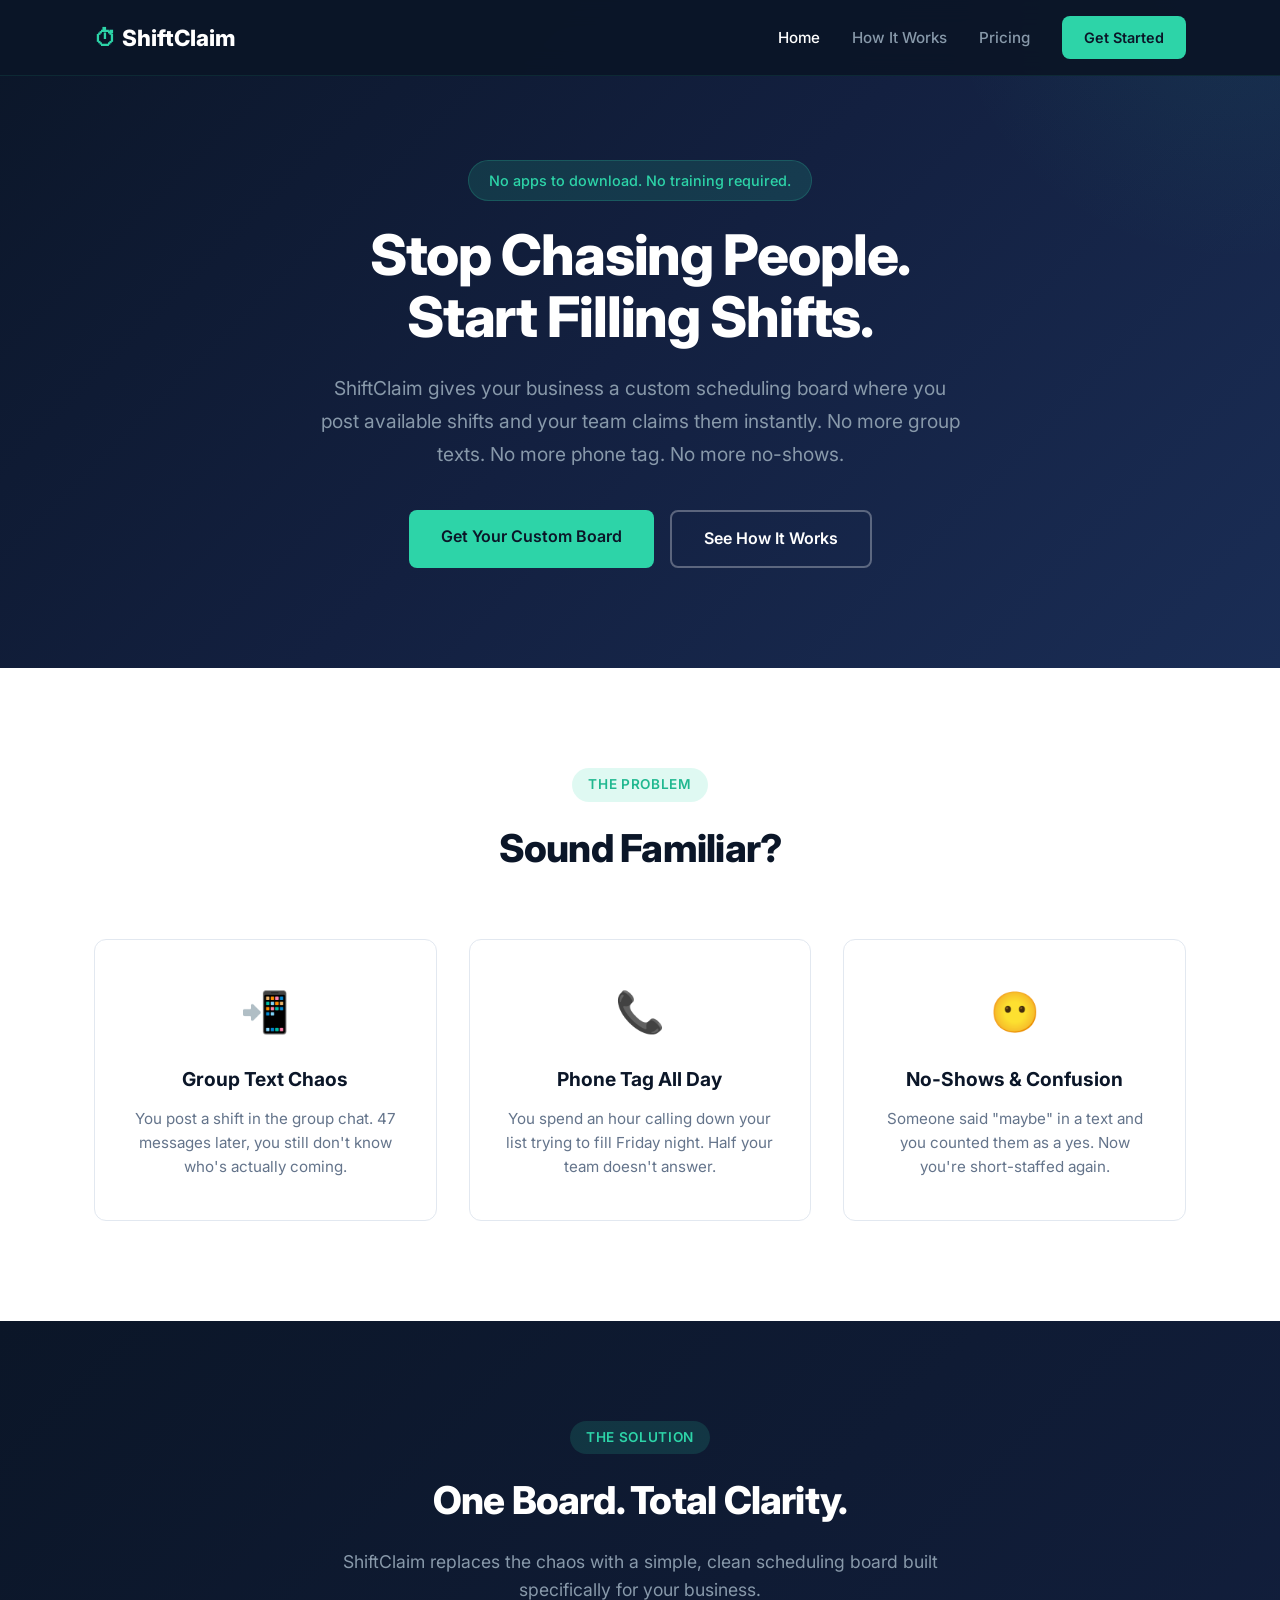
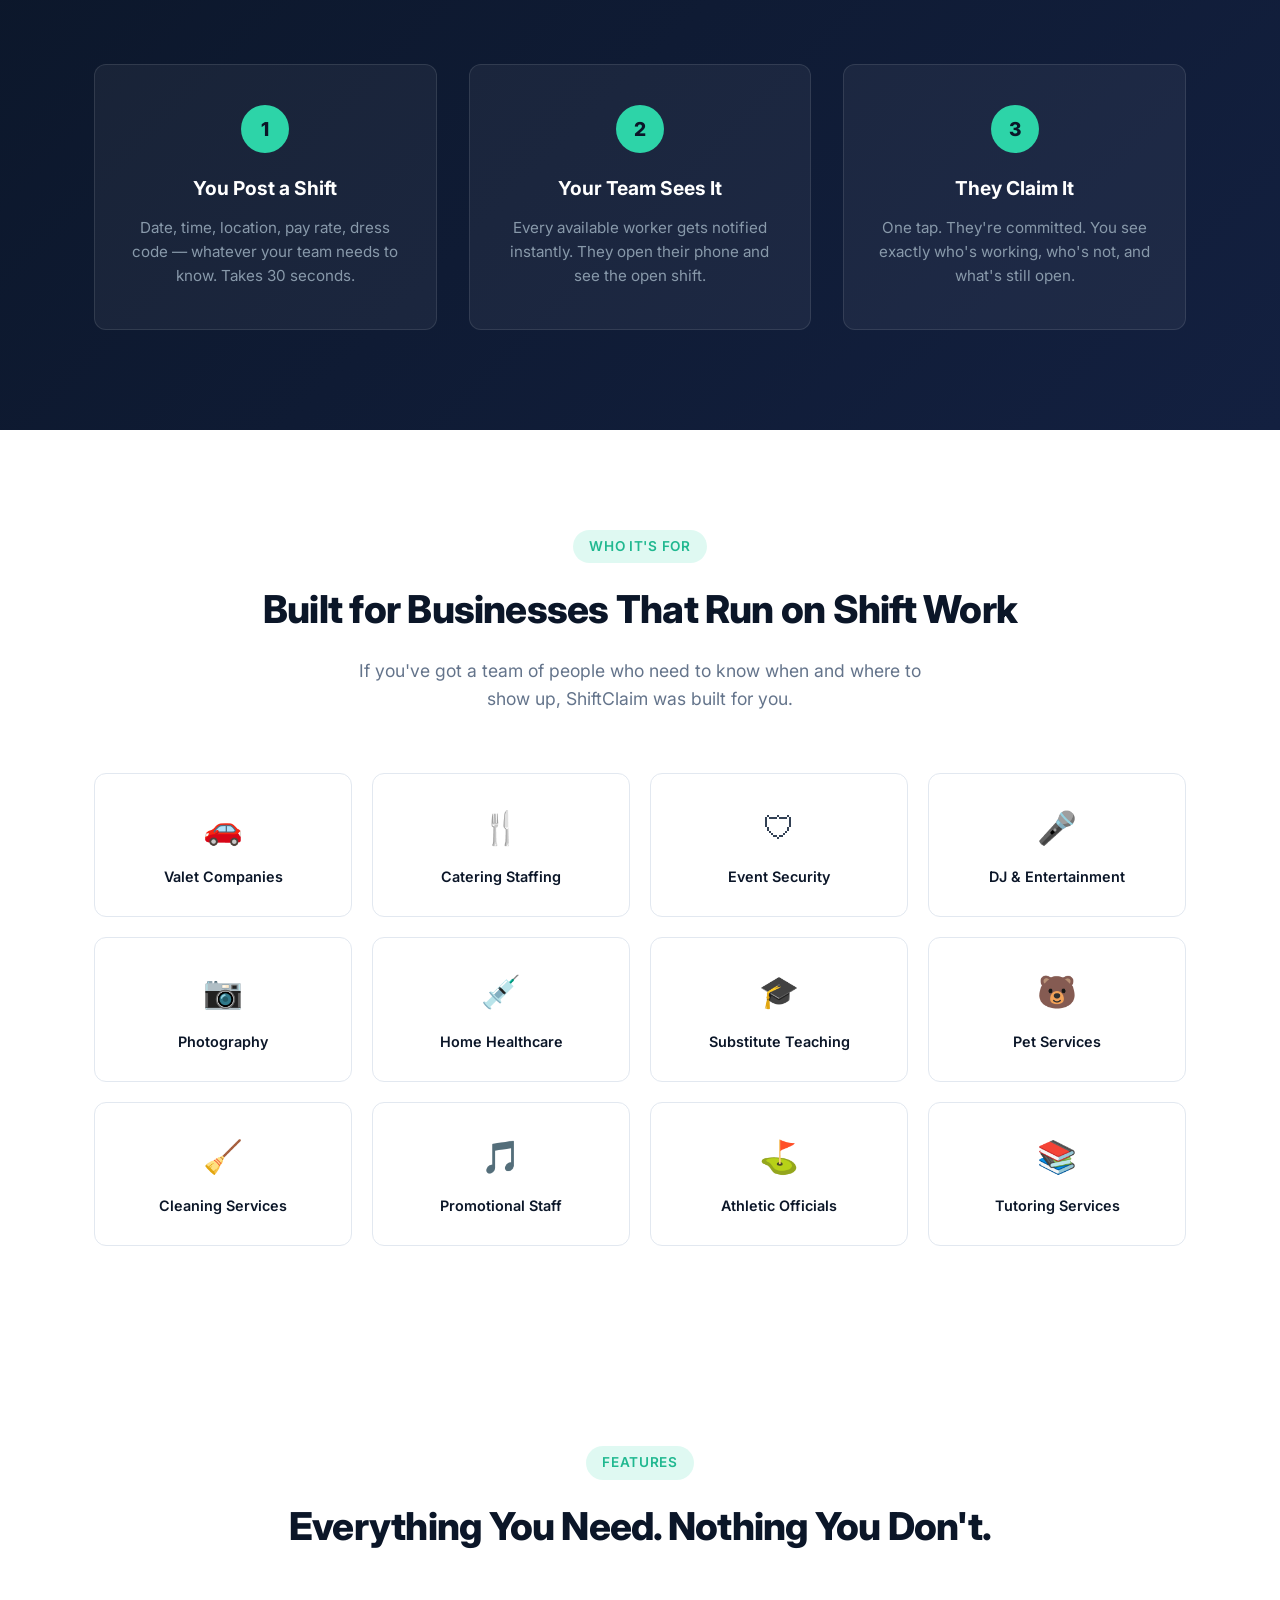
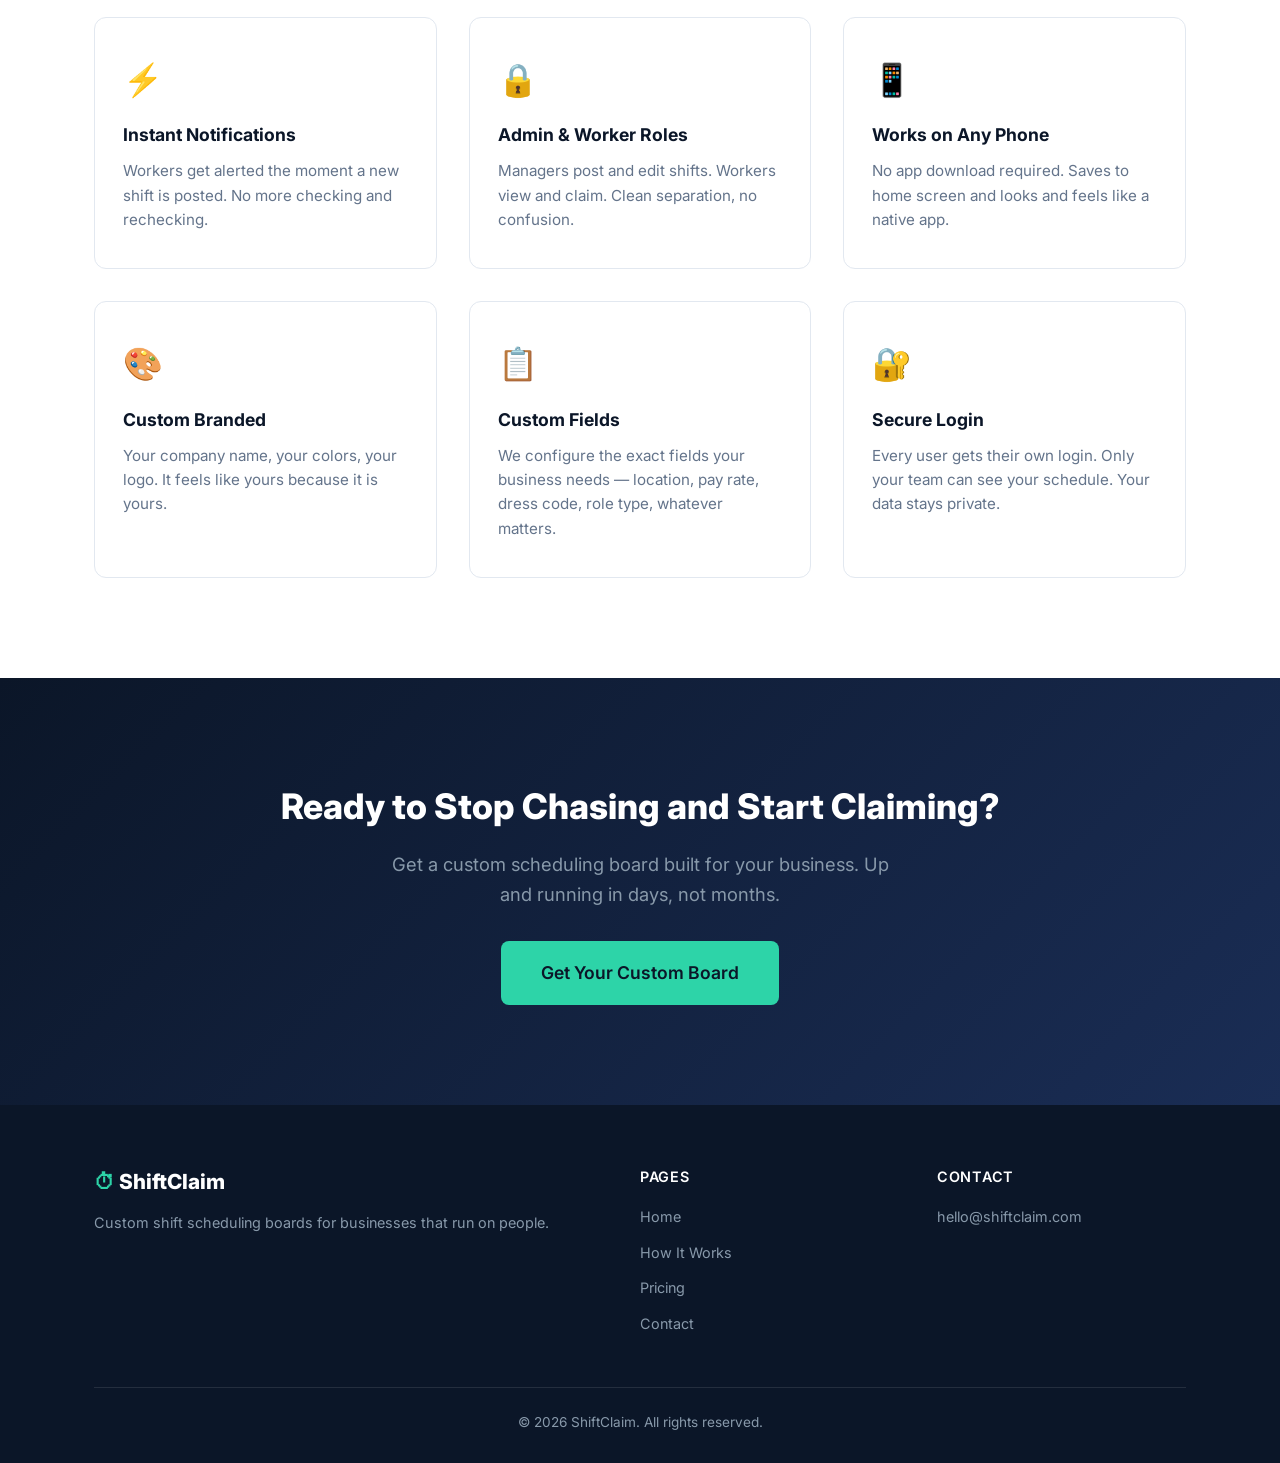
<file: index.html>
<!DOCTYPE html>
<html lang="en">
<head>
    <meta charset="UTF-8">
    <meta name="viewport" content="width=device-width, initial-scale=1.0">
    <title>ShiftClaim &mdash; Custom Shift Scheduling for Your Business</title>
    <meta name="description" content="ShiftClaim gives your business a custom scheduling board where you post available shifts and your team claims them instantly. No more group texts. No more phone tag.">
    <link rel="stylesheet" href="styles.css">
    <link rel="preconnect" href="https://fonts.googleapis.com">
    <link href="https://fonts.googleapis.com/css2?family=Inter:wght@400;500;600;700;800&display=swap" rel="stylesheet">
</head>
<body>

    <!-- Navigation -->
    <nav class="navbar">
        <div class="container nav-container">
            <a href="index.html" class="logo">
                <span class="logo-icon">&#9201;</span> ShiftClaim
            </a>
            <button class="mobile-toggle" aria-label="Toggle menu">
                <span></span><span></span><span></span>
            </button>
            <ul class="nav-links">
                <li><a href="index.html" class="active">Home</a></li>
                <li><a href="how-it-works.html">How It Works</a></li>
                <li><a href="pricing.html">Pricing</a></li>
                <li><a href="contact.html" class="btn btn-nav">Get Started</a></li>
            </ul>
        </div>
    </nav>

    <!-- Hero Section -->
    <header class="hero">
        <div class="container hero-content">
            <p class="hero-badge">No apps to download. No training required.</p>
            <h1>Stop Chasing People.<br>Start Filling Shifts.</h1>
            <p class="hero-subtitle">ShiftClaim gives your business a custom scheduling board where you post available shifts and your team claims them instantly. No more group texts. No more phone tag. No more no-shows.</p>
            <div class="hero-buttons">
                <a href="contact.html" class="btn btn-primary">Get Your Custom Board</a>
                <a href="how-it-works.html" class="btn btn-outline">See How It Works</a>
            </div>
        </div>
    </header>

    <!-- Problem Section -->
    <section class="section problem-section">
        <div class="container">
            <div class="section-header fade-in">
                <p class="section-label">The Problem</p>
                <h2>Sound Familiar?</h2>
            </div>
            <div class="problem-grid fade-in">
                <div class="problem-card">
                    <div class="problem-icon">&#128242;</div>
                    <h3>Group Text Chaos</h3>
                    <p>You post a shift in the group chat. 47 messages later, you still don't know who's actually coming.</p>
                </div>
                <div class="problem-card">
                    <div class="problem-icon">&#128222;</div>
                    <h3>Phone Tag All Day</h3>
                    <p>You spend an hour calling down your list trying to fill Friday night. Half your team doesn't answer.</p>
                </div>
                <div class="problem-card">
                    <div class="problem-icon">&#128566;</div>
                    <h3>No-Shows & Confusion</h3>
                    <p>Someone said "maybe" in a text and you counted them as a yes. Now you're short-staffed again.</p>
                </div>
            </div>
        </div>
    </section>

    <!-- Solution Section -->
    <section class="section solution-section">
        <div class="container">
            <div class="section-header fade-in">
                <p class="section-label">The Solution</p>
                <h2>One Board. Total Clarity.</h2>
                <p class="section-subtitle">ShiftClaim replaces the chaos with a simple, clean scheduling board built specifically for your business.</p>
            </div>
            <div class="solution-grid fade-in">
                <div class="solution-card">
                    <div class="solution-number">1</div>
                    <h3>You Post a Shift</h3>
                    <p>Date, time, location, pay rate, dress code &mdash; whatever your team needs to know. Takes 30 seconds.</p>
                </div>
                <div class="solution-card">
                    <div class="solution-number">2</div>
                    <h3>Your Team Sees It</h3>
                    <p>Every available worker gets notified instantly. They open their phone and see the open shift.</p>
                </div>
                <div class="solution-card">
                    <div class="solution-number">3</div>
                    <h3>They Claim It</h3>
                    <p>One tap. They're committed. You see exactly who's working, who's not, and what's still open.</p>
                </div>
            </div>
        </div>
    </section>

    <!-- Industries Section -->
    <section class="section industries-section">
        <div class="container">
            <div class="section-header fade-in">
                <p class="section-label">Who It's For</p>
                <h2>Built for Businesses That Run on Shift Work</h2>
                <p class="section-subtitle">If you've got a team of people who need to know when and where to show up, ShiftClaim was built for you.</p>
            </div>
            <div class="industries-grid fade-in">
                <div class="industry-card">
                    <span class="industry-icon">&#128663;</span>
                    <h4>Valet Companies</h4>
                </div>
                <div class="industry-card">
                    <span class="industry-icon">&#127860;</span>
                    <h4>Catering Staffing</h4>
                </div>
                <div class="industry-card">
                    <span class="industry-icon">&#128737;</span>
                    <h4>Event Security</h4>
                </div>
                <div class="industry-card">
                    <span class="industry-icon">&#127908;</span>
                    <h4>DJ &amp; Entertainment</h4>
                </div>
                <div class="industry-card">
                    <span class="industry-icon">&#128247;</span>
                    <h4>Photography</h4>
                </div>
                <div class="industry-card">
                    <span class="industry-icon">&#128137;</span>
                    <h4>Home Healthcare</h4>
                </div>
                <div class="industry-card">
                    <span class="industry-icon">&#127891;</span>
                    <h4>Substitute Teaching</h4>
                </div>
                <div class="industry-card">
                    <span class="industry-icon">&#128059;</span>
                    <h4>Pet Services</h4>
                </div>
                <div class="industry-card">
                    <span class="industry-icon">&#129529;</span>
                    <h4>Cleaning Services</h4>
                </div>
                <div class="industry-card">
                    <span class="industry-icon">&#127925;</span>
                    <h4>Promotional Staff</h4>
                </div>
                <div class="industry-card">
                    <span class="industry-icon">&#9971;</span>
                    <h4>Athletic Officials</h4>
                </div>
                <div class="industry-card">
                    <span class="industry-icon">&#128218;</span>
                    <h4>Tutoring Services</h4>
                </div>
            </div>
        </div>
    </section>

    <!-- Features Section -->
    <section class="section features-section">
        <div class="container">
            <div class="section-header fade-in">
                <p class="section-label">Features</p>
                <h2>Everything You Need. Nothing You Don't.</h2>
            </div>
            <div class="features-grid fade-in">
                <div class="feature-card">
                    <div class="feature-icon">&#9889;</div>
                    <h3>Instant Notifications</h3>
                    <p>Workers get alerted the moment a new shift is posted. No more checking and rechecking.</p>
                </div>
                <div class="feature-card">
                    <div class="feature-icon">&#128274;</div>
                    <h3>Admin &amp; Worker Roles</h3>
                    <p>Managers post and edit shifts. Workers view and claim. Clean separation, no confusion.</p>
                </div>
                <div class="feature-card">
                    <div class="feature-icon">&#128241;</div>
                    <h3>Works on Any Phone</h3>
                    <p>No app download required. Saves to home screen and looks and feels like a native app.</p>
                </div>
                <div class="feature-card">
                    <div class="feature-icon">&#127912;</div>
                    <h3>Custom Branded</h3>
                    <p>Your company name, your colors, your logo. It feels like yours because it is yours.</p>
                </div>
                <div class="feature-card">
                    <div class="feature-icon">&#128203;</div>
                    <h3>Custom Fields</h3>
                    <p>We configure the exact fields your business needs &mdash; location, pay rate, dress code, role type, whatever matters.</p>
                </div>
                <div class="feature-card">
                    <div class="feature-icon">&#128272;</div>
                    <h3>Secure Login</h3>
                    <p>Every user gets their own login. Only your team can see your schedule. Your data stays private.</p>
                </div>
            </div>
        </div>
    </section>

    <!-- CTA Section -->
    <section class="section cta-section">
        <div class="container">
            <div class="cta-content fade-in">
                <h2>Ready to Stop Chasing and Start Claiming?</h2>
                <p>Get a custom scheduling board built for your business. Up and running in days, not months.</p>
                <a href="contact.html" class="btn btn-primary btn-large">Get Your Custom Board</a>
            </div>
        </div>
    </section>

    <!-- Footer -->
    <footer class="footer">
        <div class="container">
            <div class="footer-content">
                <div class="footer-brand">
                    <span class="logo-icon">&#9201;</span> ShiftClaim
                    <p class="footer-tagline">Custom shift scheduling boards for businesses that run on people.</p>
                </div>
                <div class="footer-links">
                    <h4>Pages</h4>
                    <ul>
                        <li><a href="index.html">Home</a></li>
                        <li><a href="how-it-works.html">How It Works</a></li>
                        <li><a href="pricing.html">Pricing</a></li>
                        <li><a href="contact.html">Contact</a></li>
                    </ul>
                </div>
                <div class="footer-links">
                    <h4>Contact</h4>
                    <ul>
                        <li><a href="mailto:hello@shiftclaim.com">hello@shiftclaim.com</a></li>
                    </ul>
                </div>
            </div>
            <div class="footer-bottom">
                <p>&copy; 2026 ShiftClaim. All rights reserved.</p>
            </div>
        </div>
    </footer>

    <script src="script.js"></script>
</body>
</html>
</file>
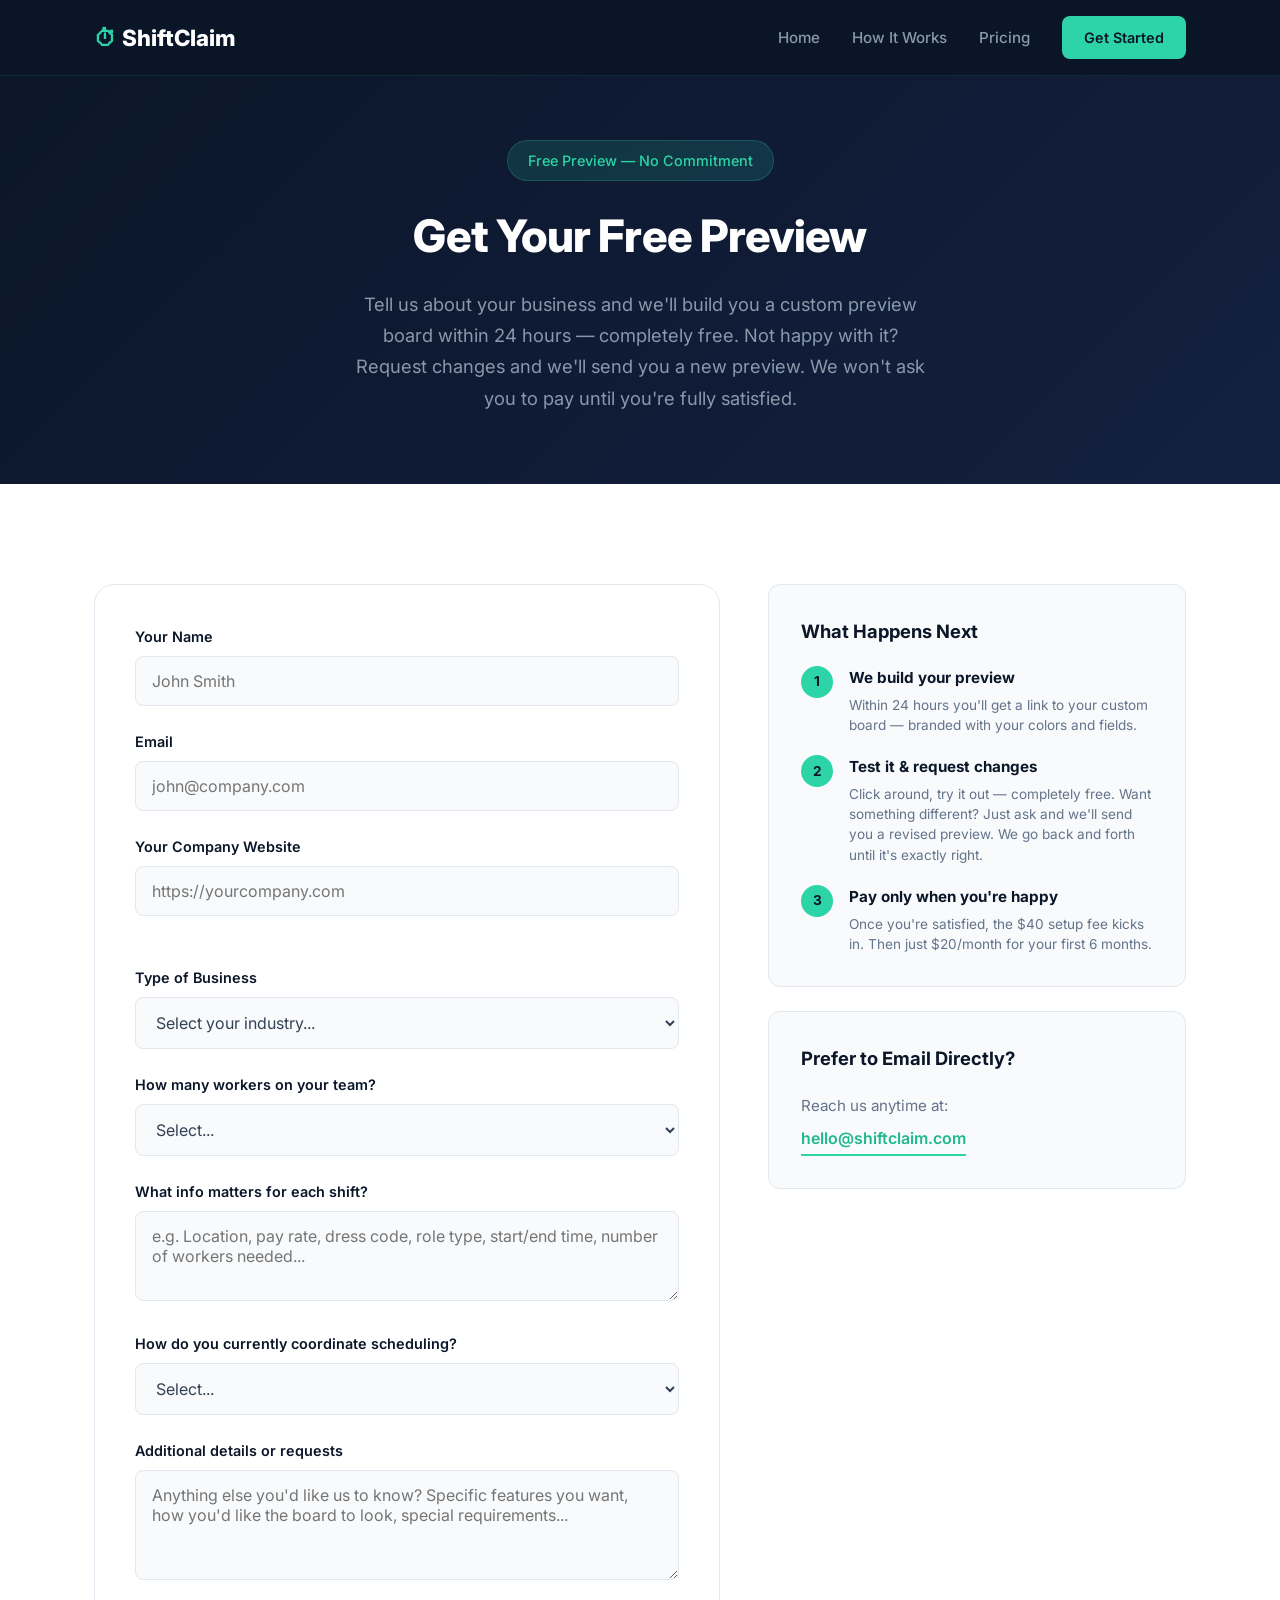
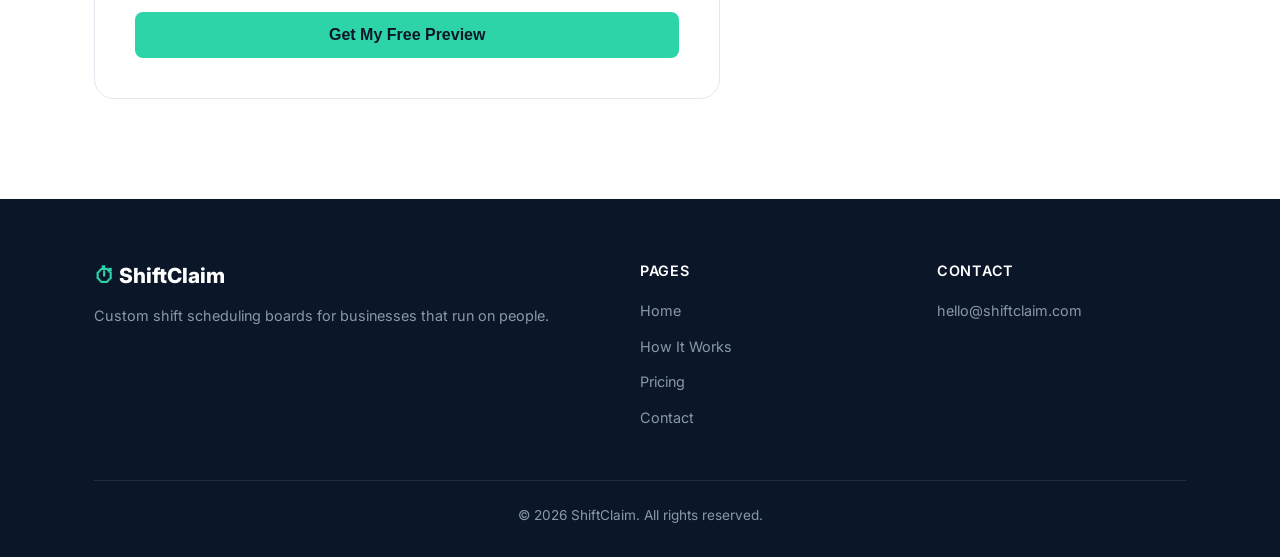
<file: contact.html>
<!DOCTYPE html>
<html lang="en">
<head>
    <meta charset="UTF-8">
    <meta name="viewport" content="width=device-width, initial-scale=1.0">
    <title>Get Started — ShiftClaim</title>
    <meta name="description" content="Fill out this form and get a free preview of your custom ShiftClaim scheduling board within 24 hours. No payment required until you approve.">
    <link rel="stylesheet" href="styles.css">
    <link rel="preconnect" href="https://fonts.googleapis.com">
    <link href="https://fonts.googleapis.com/css2?family=Inter:wght@400;500;600;700;800&display=swap" rel="stylesheet">
</head>
<body>

    <!-- Navigation -->
    <nav class="navbar">
        <div class="container nav-container">
            <a href="index.html" class="logo">
                <span class="logo-icon">&#9201;</span> ShiftClaim
            </a>
            <button class="mobile-toggle" aria-label="Toggle menu">
                <span></span><span></span><span></span>
            </button>
            <ul class="nav-links">
                <li><a href="index.html">Home</a></li>
                <li><a href="how-it-works.html">How It Works</a></li>
                <li><a href="pricing.html">Pricing</a></li>
                <li><a href="contact.html" class="btn btn-nav active">Get Started</a></li>
            </ul>
        </div>
    </nav>

    <!-- Page Hero -->
    <header class="page-hero">
        <div class="container">
            <p class="hero-badge">Free Preview &mdash; No Commitment</p>
            <h1>Get Your Free Preview</h1>
            <p class="hero-subtitle">Tell us about your business and we'll build you a custom preview board within 24 hours &mdash; completely free. Not happy with it? Request changes and we'll send you a new preview. We won't ask you to pay until you're fully satisfied.</p>
        </div>
    </header>

    <!-- Contact Section -->
    <section class="section">
        <div class="container">
            <div class="contact-grid fade-in">

                <!-- Contact Form -->
                <div class="contact-form-wrapper">
                    <form action="https://formspree.io/f/YOUR_FORM_ID" method="POST" class="contact-form">
                        <div class="form-group">
                            <label for="name">Your Name</label>
                            <input type="text" id="name" name="name" required placeholder="John Smith">
                        </div>
                        <div class="form-group">
                            <label for="email">Email</label>
                            <input type="email" id="email" name="email" required placeholder="john@company.com">
                        </div>
                        <div class="form-group">
                            <label for="website">Your Company Website</label>
                            <input type="url" id="website" name="website" placeholder="https://yourcompany.com">
                            <small style="color: rgba(255,255,255,0.5); font-size: 0.8rem;">We use this to match your brand colors and style.</small>
                        </div>
                        <div class="form-group">
                            <label for="business">Type of Business</label>
                            <select id="business" name="business" required onchange="document.getElementById('other-industry-group').style.display = this.value === 'other' ? 'block' : 'none'">
                                <option value="">Select your industry...</option>
                                <option value="valet">Valet Company</option>
                                <option value="catering">Catering / Event Staffing</option>
                                <option value="security">Event Security</option>
                                <option value="entertainment">DJ / Entertainment</option>
                                <option value="photography">Photography</option>
                                <option value="healthcare">Home Healthcare</option>
                                <option value="cleaning">Cleaning Services</option>
                                <option value="pet-services">Pet Services</option>
                                <option value="tutoring">Tutoring</option>
                                <option value="officials">Athletic Officials</option>
                                <option value="other">Other</option>
                            </select>
                        </div>
                        <div class="form-group" id="other-industry-group" style="display: none;">
                            <label for="other-industry">Please describe your industry</label>
                            <input type="text" id="other-industry" name="other-industry" placeholder="e.g. Landscaping, food truck staffing, film crew...">
                        </div>
                        <div class="form-group">
                            <label for="team-size">How many workers on your team?</label>
                            <select id="team-size" name="team-size">
                                <option value="">Select...</option>
                                <option value="1-10">1 - 10</option>
                                <option value="11-25">11 - 25</option>
                                <option value="26-50">26 - 50</option>
                                <option value="50+">50+</option>
                            </select>
                        </div>
                        <div class="form-group">
                            <label for="required-fields">What info matters for each shift?</label>
                            <textarea id="required-fields" name="required-fields" rows="3" placeholder="e.g. Location, pay rate, dress code, role type, start/end time, number of workers needed..."></textarea>
                        </div>
                        <div class="form-group">
                            <label for="current-method">How do you currently coordinate scheduling?</label>
                            <select id="current-method" name="current-method">
                                <option value="">Select...</option>
                                <option value="group-text">Group texts / messaging apps</option>
                                <option value="phone-calls">Phone calls</option>
                                <option value="email">Email</option>
                                <option value="spreadsheet">Spreadsheets</option>
                                <option value="scheduling-app">Another scheduling app</option>
                                <option value="mixed">A mix of everything</option>
                                <option value="other">Other</option>
                            </select>
                        </div>
                        <div class="form-group">
                            <label for="message">Additional details or requests</label>
                            <textarea id="message" name="message" rows="4" placeholder="Anything else you'd like us to know? Specific features you want, how you'd like the board to look, special requirements..."></textarea>
                        </div>
                        <button type="submit" class="btn btn-primary btn-full">Get My Free Preview</button>
                    </form>
                </div>

                <!-- Sidebar -->
                <div class="contact-sidebar">
                    <div class="sidebar-card">
                        <h3>What Happens Next</h3>
                        <div class="next-steps">
                            <div class="next-step">
                                <div class="next-step-num">1</div>
                                <div>
                                    <strong>We build your preview</strong>
                                    <p>Within 24 hours you'll get a link to your custom board &mdash; branded with your colors and fields.</p>
                                </div>
                            </div>
                            <div class="next-step">
                                <div class="next-step-num">2</div>
                                <div>
                                    <strong>Test it &amp; request changes</strong>
                                    <p>Click around, try it out &mdash; completely free. Want something different? Just ask and we'll send you a revised preview. We go back and forth until it's exactly right.</p>
                                </div>
                            </div>
                            <div class="next-step">
                                <div class="next-step-num">3</div>
                                <div>
                                    <strong>Pay only when you're happy</strong>
                                    <p>Once you're satisfied, the $40 setup fee kicks in. Then just $20/month for your first 6 months.</p>
                                </div>
                            </div>
                        </div>
                    </div>

                    <div class="sidebar-card">
                        <h3>Prefer to Email Directly?</h3>
                        <p>Reach us anytime at:</p>
                        <a href="mailto:hello@shiftclaim.com" class="email-link">hello@shiftclaim.com</a>
                    </div>
                </div>

            </div>
        </div>
    </section>

    <!-- Footer -->
    <footer class="footer">
        <div class="container">
            <div class="footer-content">
                <div class="footer-brand">
                    <span class="logo-icon">&#9201;</span> ShiftClaim
                    <p class="footer-tagline">Custom shift scheduling boards for businesses that run on people.</p>
                </div>
                <div class="footer-links">
                    <h4>Pages</h4>
                    <ul>
                        <li><a href="index.html">Home</a></li>
                        <li><a href="how-it-works.html">How It Works</a></li>
                        <li><a href="pricing.html">Pricing</a></li>
                        <li><a href="contact.html">Contact</a></li>
                    </ul>
                </div>
                <div class="footer-links">
                    <h4>Contact</h4>
                    <ul>
                        <li><a href="mailto:hello@shiftclaim.com">hello@shiftclaim.com</a></li>
                    </ul>
                </div>
            </div>
            <div class="footer-bottom">
                <p>&copy; 2026 ShiftClaim. All rights reserved.</p>
            </div>
        </div>
    </footer>

    <script src="script.js"></script>
</body>
                                </html>
</file>
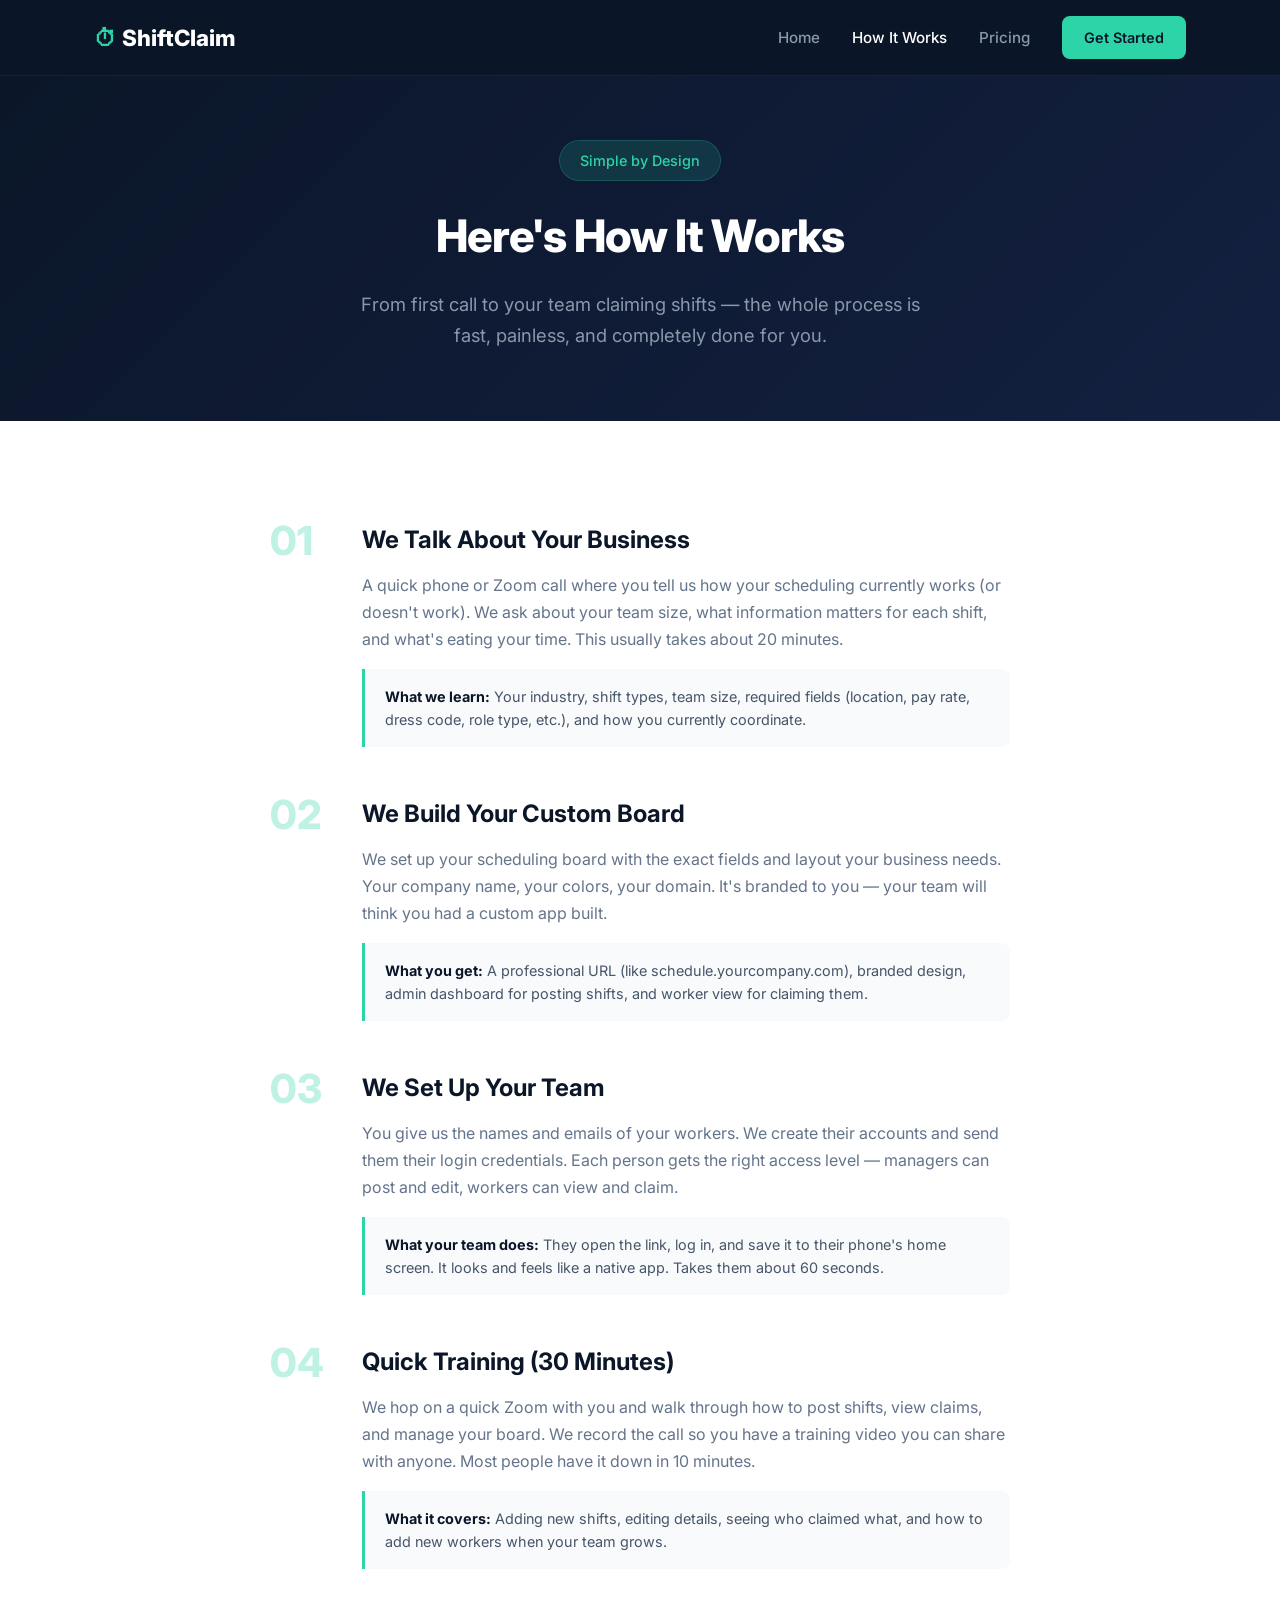
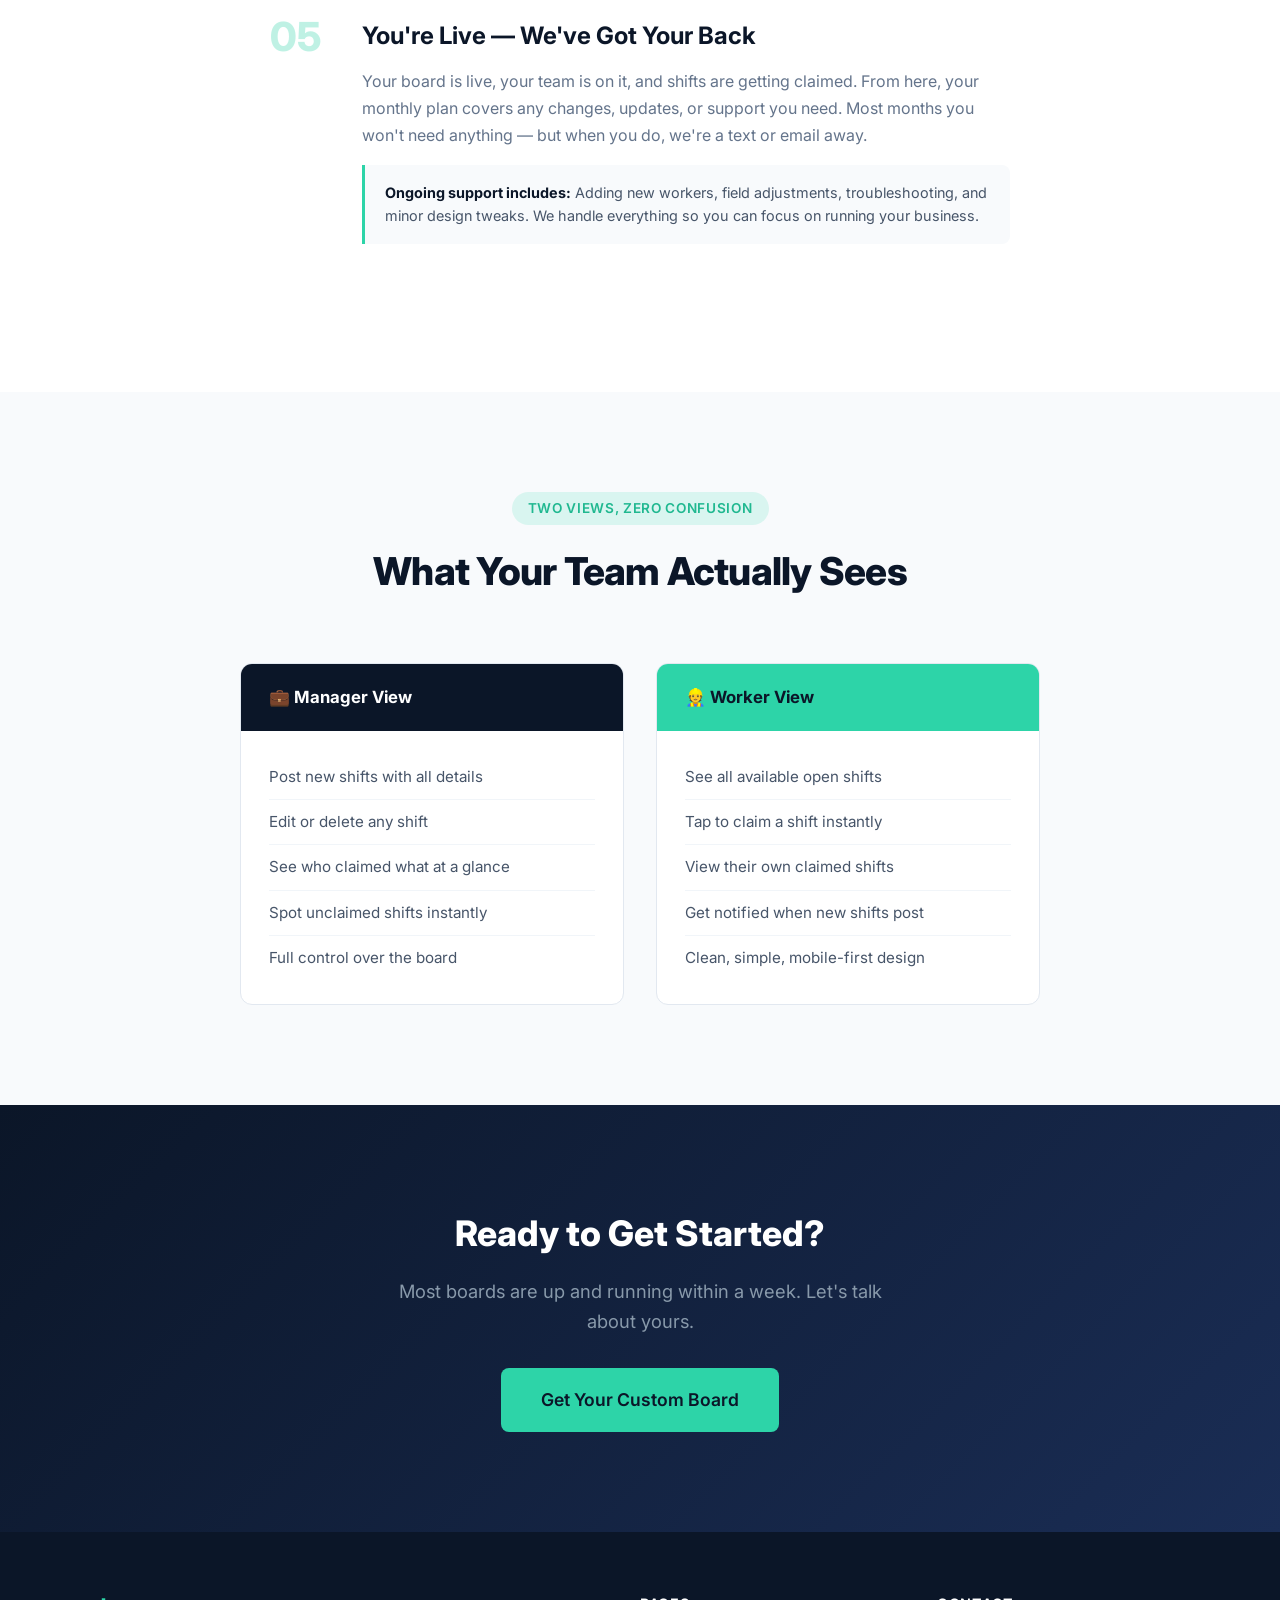
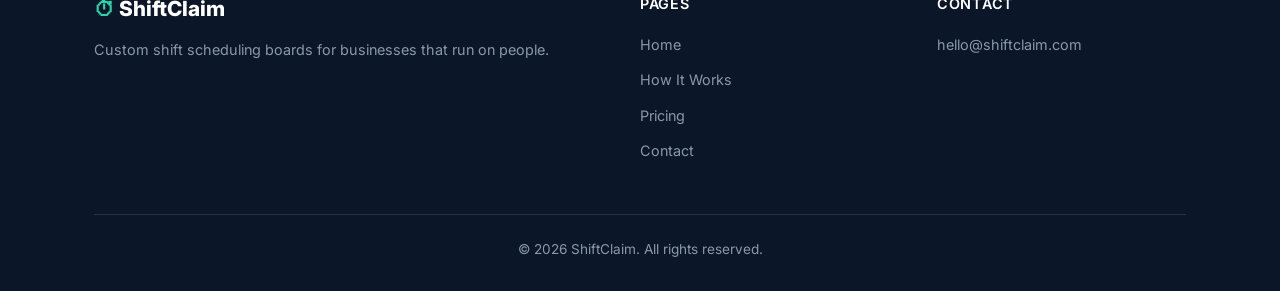
<file: how-it-works.html>
<!DOCTYPE html>
<html lang="en">
<head>
    <meta charset="UTF-8">
    <meta name="viewport" content="width=device-width, initial-scale=1.0">
    <title>How It Works &mdash; ShiftClaim</title>
    <meta name="description" content="See how ShiftClaim works &mdash; from initial setup to your team claiming shifts in real time. Simple, fast, and built for your business.">
    <link rel="stylesheet" href="styles.css">
    <link rel="preconnect" href="https://fonts.googleapis.com">
    <link href="https://fonts.googleapis.com/css2?family=Inter:wght@400;500;600;700;800&display=swap" rel="stylesheet">
</head>
<body>

    <!-- Navigation -->
    <nav class="navbar">
        <div class="container nav-container">
            <a href="index.html" class="logo">
                <span class="logo-icon">&#9201;</span> ShiftClaim
            </a>
            <button class="mobile-toggle" aria-label="Toggle menu">
                <span></span><span></span><span></span>
            </button>
            <ul class="nav-links">
                <li><a href="index.html">Home</a></li>
                <li><a href="how-it-works.html" class="active">How It Works</a></li>
                <li><a href="pricing.html">Pricing</a></li>
                <li><a href="contact.html" class="btn btn-nav">Get Started</a></li>
            </ul>
        </div>
    </nav>

    <!-- Page Hero -->
    <header class="page-hero">
        <div class="container">
            <p class="hero-badge">Simple by Design</p>
            <h1>Here's How It Works</h1>
            <p class="hero-subtitle">From first call to your team claiming shifts &mdash; the whole process is fast, painless, and completely done for you.</p>
        </div>
    </header>

    <!-- Process Steps -->
    <section class="section">
        <div class="container">
            <div class="process-timeline">

                <div class="process-step fade-in">
                    <div class="step-number">01</div>
                    <div class="step-content">
                        <h2>We Talk About Your Business</h2>
                        <p>A quick phone or Zoom call where you tell us how your scheduling currently works (or doesn't work). We ask about your team size, what information matters for each shift, and what's eating your time. This usually takes about 20 minutes.</p>
                        <div class="step-detail">
                            <strong>What we learn:</strong> Your industry, shift types, team size, required fields (location, pay rate, dress code, role type, etc.), and how you currently coordinate.
                        </div>
                    </div>
                </div>

                <div class="process-step fade-in">
                    <div class="step-number">02</div>
                    <div class="step-content">
                        <h2>We Build Your Custom Board</h2>
                        <p>We set up your scheduling board with the exact fields and layout your business needs. Your company name, your colors, your domain. It's branded to you &mdash; your team will think you had a custom app built.</p>
                        <div class="step-detail">
                            <strong>What you get:</strong> A professional URL (like schedule.yourcompany.com), branded design, admin dashboard for posting shifts, and worker view for claiming them.
                        </div>
                    </div>
                </div>

                <div class="process-step fade-in">
                    <div class="step-number">03</div>
                    <div class="step-content">
                        <h2>We Set Up Your Team</h2>
                        <p>You give us the names and emails of your workers. We create their accounts and send them their login credentials. Each person gets the right access level &mdash; managers can post and edit, workers can view and claim.</p>
                        <div class="step-detail">
                            <strong>What your team does:</strong> They open the link, log in, and save it to their phone's home screen. It looks and feels like a native app. Takes them about 60 seconds.
                        </div>
                    </div>
                </div>

                <div class="process-step fade-in">
                    <div class="step-number">04</div>
                    <div class="step-content">
                        <h2>Quick Training (30 Minutes)</h2>
                        <p>We hop on a quick Zoom with you and walk through how to post shifts, view claims, and manage your board. We record the call so you have a training video you can share with anyone. Most people have it down in 10 minutes.</p>
                        <div class="step-detail">
                            <strong>What it covers:</strong> Adding new shifts, editing details, seeing who claimed what, and how to add new workers when your team grows.
                        </div>
                    </div>
                </div>

                <div class="process-step fade-in">
                    <div class="step-number">05</div>
                    <div class="step-content">
                        <h2>You're Live &mdash; We've Got Your Back</h2>
                        <p>Your board is live, your team is on it, and shifts are getting claimed. From here, your monthly plan covers any changes, updates, or support you need. Most months you won't need anything &mdash; but when you do, we're a text or email away.</p>
                        <div class="step-detail">
                            <strong>Ongoing support includes:</strong> Adding new workers, field adjustments, troubleshooting, and minor design tweaks. We handle everything so you can focus on running your business.
                        </div>
                    </div>
                </div>

            </div>
        </div>
    </section>

    <!-- What Your Team Sees -->
    <section class="section alt-bg">
        <div class="container">
            <div class="section-header fade-in">
                <p class="section-label">Two Views, Zero Confusion</p>
                <h2>What Your Team Actually Sees</h2>
            </div>
            <div class="two-col fade-in">
                <div class="view-card">
                    <div class="view-card-header manager">
                        <h3>&#128188; Manager View</h3>
                    </div>
                    <ul class="view-list">
                        <li>Post new shifts with all details</li>
                        <li>Edit or delete any shift</li>
                        <li>See who claimed what at a glance</li>
                        <li>Spot unclaimed shifts instantly</li>
                        <li>Full control over the board</li>
                    </ul>
                </div>
                <div class="view-card">
                    <div class="view-card-header worker">
                        <h3>&#128119; Worker View</h3>
                    </div>
                    <ul class="view-list">
                        <li>See all available open shifts</li>
                        <li>Tap to claim a shift instantly</li>
                        <li>View their own claimed shifts</li>
                        <li>Get notified when new shifts post</li>
                        <li>Clean, simple, mobile-first design</li>
                    </ul>
                </div>
            </div>
        </div>
    </section>

    <!-- CTA -->
    <section class="section cta-section">
        <div class="container">
            <div class="cta-content fade-in">
                <h2>Ready to Get Started?</h2>
                <p>Most boards are up and running within a week. Let's talk about yours.</p>
                <a href="contact.html" class="btn btn-primary btn-large">Get Your Custom Board</a>
            </div>
        </div>
    </section>

    <!-- Footer -->
    <footer class="footer">
        <div class="container">
            <div class="footer-content">
                <div class="footer-brand">
                    <span class="logo-icon">&#9201;</span> ShiftClaim
                    <p class="footer-tagline">Custom shift scheduling boards for businesses that run on people.</p>
                </div>
                <div class="footer-links">
                    <h4>Pages</h4>
                    <ul>
                        <li><a href="index.html">Home</a></li>
                        <li><a href="how-it-works.html">How It Works</a></li>
                        <li><a href="pricing.html">Pricing</a></li>
                        <li><a href="contact.html">Contact</a></li>
                    </ul>
                </div>
                <div class="footer-links">
                    <h4>Contact</h4>
                    <ul>
                        <li><a href="mailto:hello@shiftclaim.com">hello@shiftclaim.com</a></li>
                    </ul>
                </div>
            </div>
            <div class="footer-bottom">
                <p>&copy; 2026 ShiftClaim. All rights reserved.</p>
            </div>
        </div>
    </footer>

    <script src="script.js"></script>
</body>
</html>
</file>
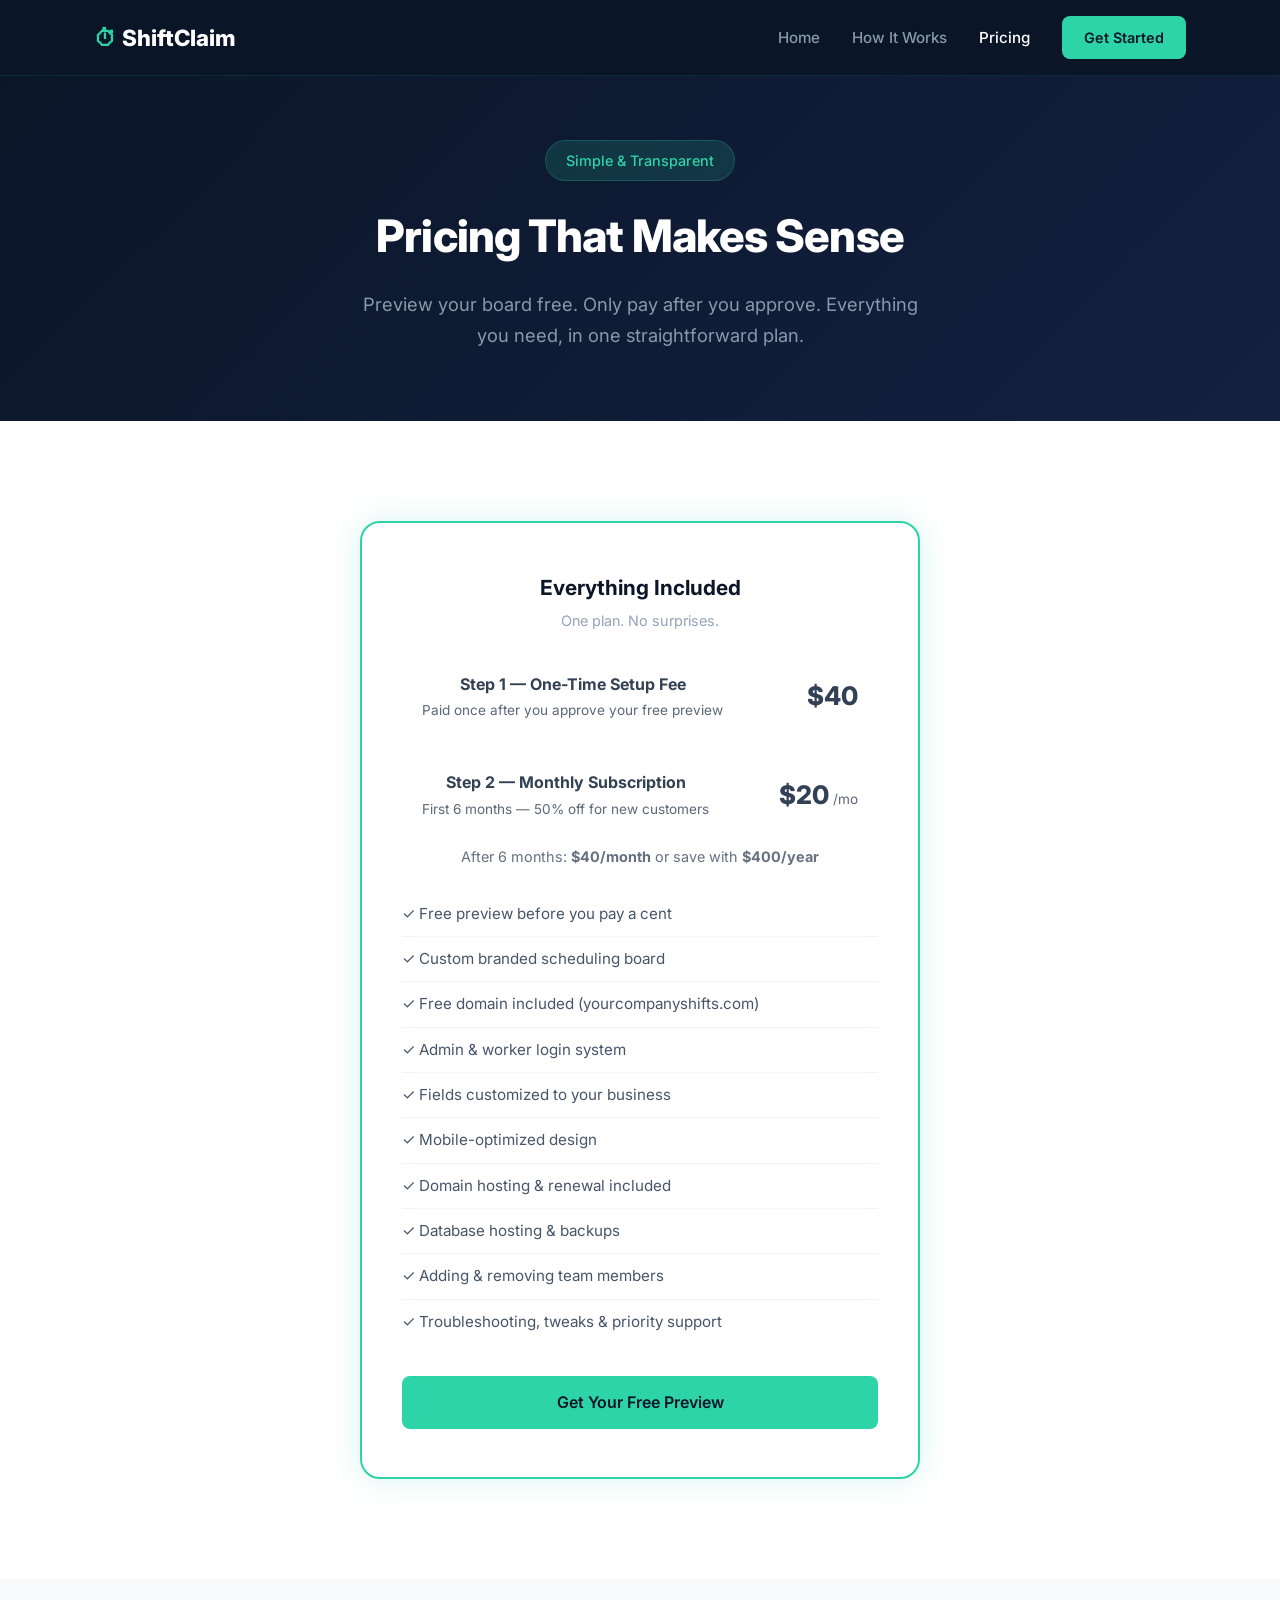
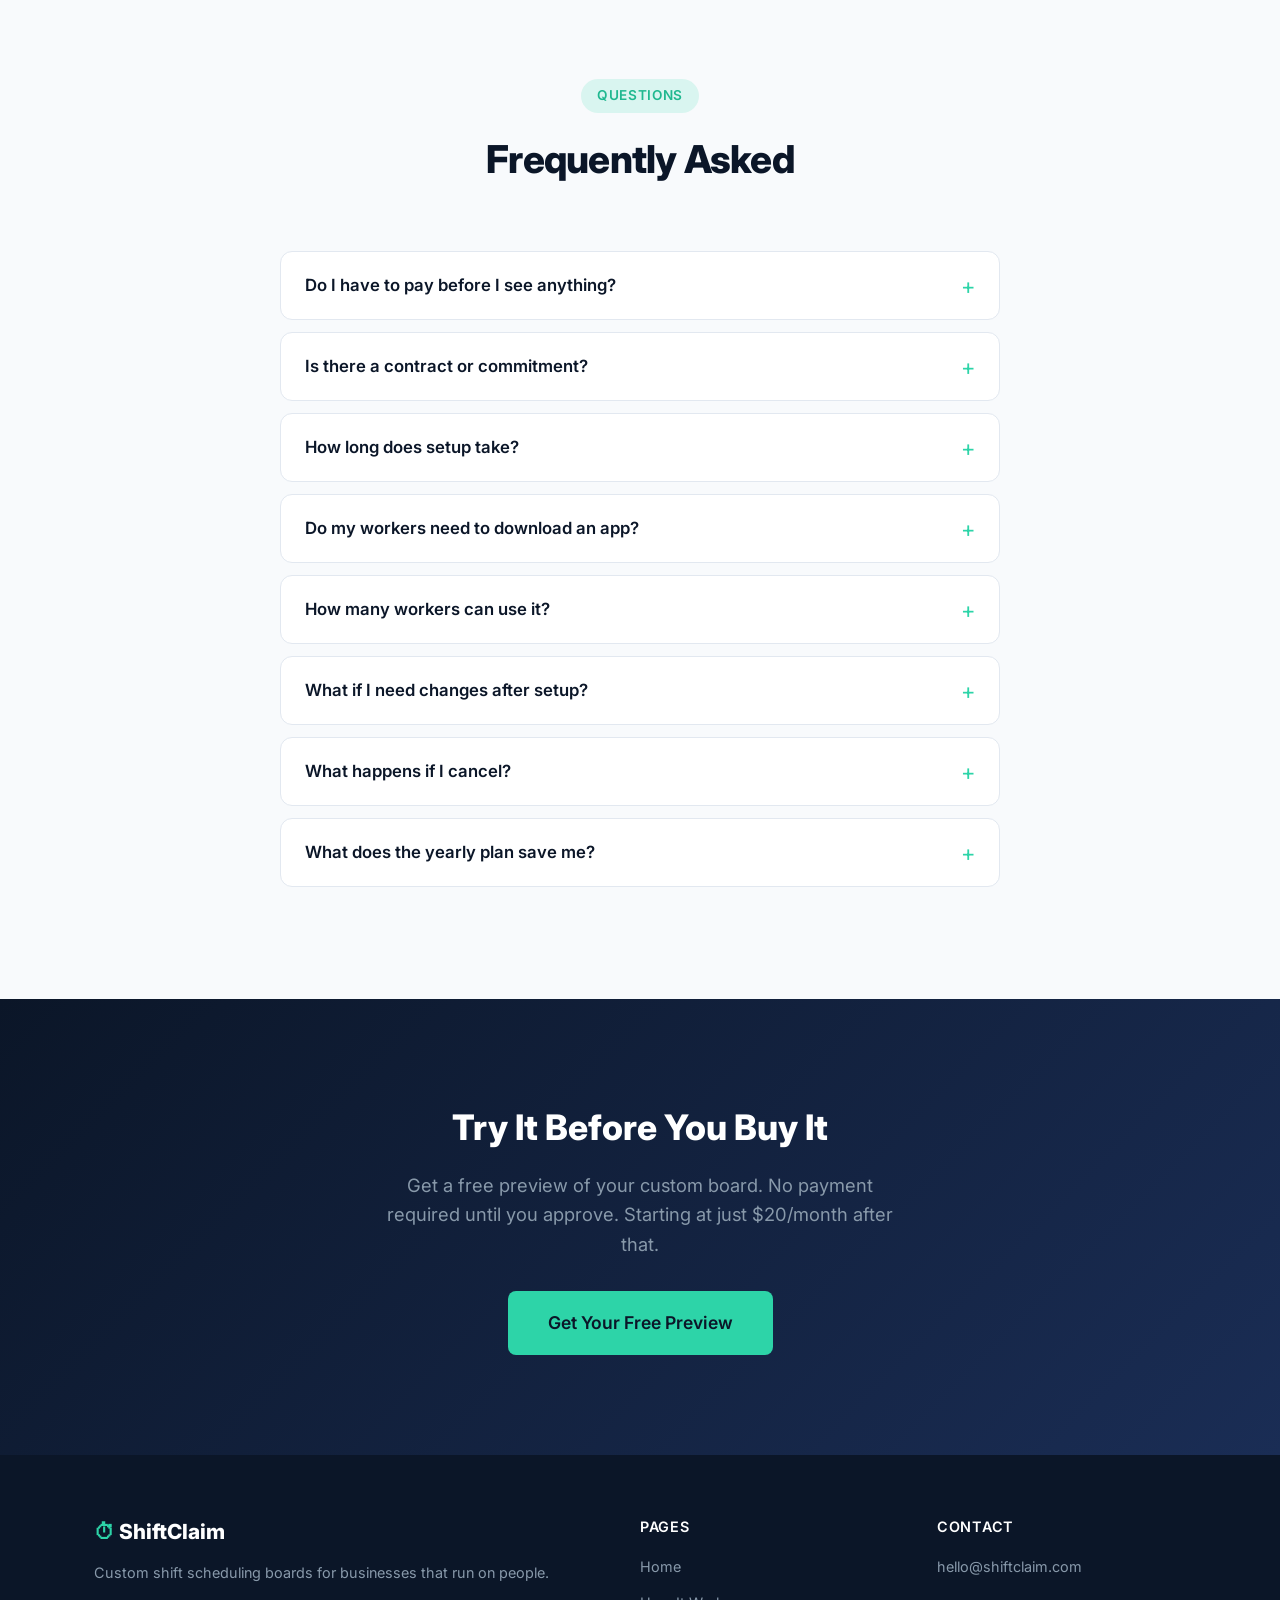
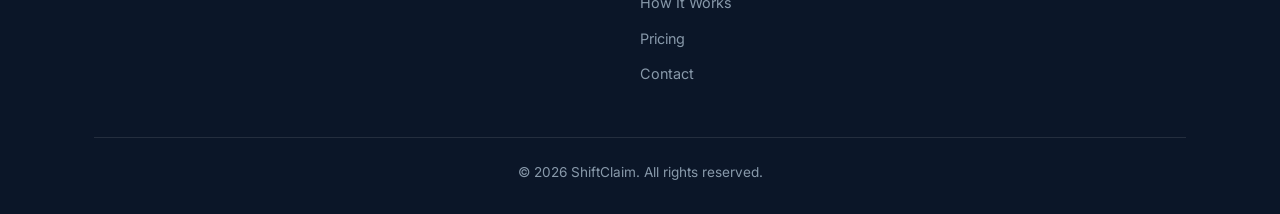
<file: pricing.html>
<!DOCTYPE html>
<html lang="en">
<head>
    <meta charset="UTF-8">
    <meta name="viewport" content="width=device-width, initial-scale=1.0">
    <title>Pricing — ShiftClaim</title>
    <meta name="description" content="Simple, transparent pricing. $40 setup after approval, then affordable monthly plans starting at $20/month. Preview your board free before you pay.">
    <link rel="stylesheet" href="styles.css">
    <link rel="preconnect" href="https://fonts.googleapis.com">
    <link href="https://fonts.googleapis.com/css2?family=Inter:wght@400;500;600;700;800&display=swap" rel="stylesheet">
</head>
<body>

    <!-- Navigation -->
    <nav class="navbar">
        <div class="container nav-container">
            <a href="index.html" class="logo">
                <span class="logo-icon">&#9201;</span> ShiftClaim
            </a>
            <button class="mobile-toggle" aria-label="Toggle menu">
                <span></span><span></span><span></span>
            </button>
            <ul class="nav-links">
                <li><a href="index.html">Home</a></li>
                <li><a href="how-it-works.html">How It Works</a></li>
                <li><a href="pricing.html" class="active">Pricing</a></li>
                <li><a href="contact.html" class="btn btn-nav">Get Started</a></li>
            </ul>
        </div>
    </nav>

    <!-- Page Hero -->
    <header class="page-hero">
        <div class="container">
            <p class="hero-badge">Simple &amp; Transparent</p>
            <h1>Pricing That Makes Sense</h1>
            <p class="hero-subtitle">Preview your board free. Only pay after you approve. Everything you need, in one straightforward plan.</p>
        </div>
    </header>

    <!-- Pricing Card -->
    <section class="section">
        <div class="container">
            <div class="fade-in" style="display: flex; justify-content: center;">

                <div class="pricing-card featured" style="max-width: 560px; width: 100%;">
                    <div class="pricing-card-header">
                        <h3>Everything Included</h3>
                        <p class="pricing-desc">One plan. No surprises.</p>
                    </div>

                    <!-- Step 1: Setup -->
                    <div style="background: rgba(255,255,255,0.1); border-radius: 10px; padding: 1rem 1.25rem; margin-bottom: 1rem;">
                        <div style="display: flex; justify-content: space-between; align-items: center;">
                            <div>
                                <span style="font-weight: 700; font-size: 1rem;">Step 1 &mdash; One-Time Setup Fee</span>
                                <p style="margin: 0.2rem 0 0; font-size: 0.85rem; opacity: 0.8;">Paid once after you approve your free preview</p>
                            </div>
                            <span style="font-size: 1.6rem; font-weight: 800; white-space: nowrap; margin-left: 1rem;">$40</span>
                        </div>
                    </div>

                    <!-- Step 2: Monthly -->
                    <div style="background: rgba(255,255,255,0.1); border-radius: 10px; padding: 1rem 1.25rem; margin-bottom: 0.5rem;">
                        <div style="display: flex; justify-content: space-between; align-items: center;">
                            <div>
                                <span style="font-weight: 700; font-size: 1rem;">Step 2 &mdash; Monthly Subscription</span>
                                <p style="margin: 0.2rem 0 0; font-size: 0.85rem; opacity: 0.8;">First 6 months &mdash; 50% off for new customers</p>
                            </div>
                            <div style="text-align: right; margin-left: 1rem; white-space: nowrap;">
                                <span style="font-size: 1.6rem; font-weight: 800;">$20</span>
                                <span style="font-size: 0.85rem; opacity: 0.8;">/mo</span>
                            </div>
                        </div>
                    </div>

                    <!-- After 6 months -->
                    <p style="text-align: center; font-size: 0.9rem; opacity: 0.75; margin-bottom: 1.5rem;">
                        After 6 months: <strong style="opacity: 1;">$40/month</strong> or save with <strong style="opacity: 1;">$400/year</strong>
                    </p>

                    <ul class="pricing-features">
                        <li>&#10003; Free preview before you pay a cent</li>
                        <li>&#10003; Custom branded scheduling board</li>
                        <li>&#10003; Free domain included (yourcompanyshifts.com)</li>
                        <li>&#10003; Admin &amp; worker login system</li>
                        <li>&#10003; Fields customized to your business</li>
                        <li>&#10003; Mobile-optimized design</li>
                        <li>&#10003; Domain hosting &amp; renewal included</li>
                        <li>&#10003; Database hosting &amp; backups</li>
                        <li>&#10003; Adding &amp; removing team members</li>
                        <li>&#10003; Troubleshooting, tweaks &amp; priority support</li>
                    </ul>
                    <a href="contact.html" class="btn btn-primary btn-full">Get Your Free Preview</a>
                </div>

            </div>
        </div>
    </section>

    <!-- FAQ Section -->
    <section class="section alt-bg">
        <div class="container">
            <div class="section-header fade-in">
                <p class="section-label">Questions</p>
                <h2>Frequently Asked</h2>
            </div>
            <div class="faq-list fade-in">

                <div class="faq-item">
                    <button class="faq-question">
                        Do I have to pay before I see anything?
                        <span class="faq-toggle">+</span>
                    </button>
                    <div class="faq-answer">
                        <p>No. You get a fully working preview of your custom board completely free. You can test it, click around, and make sure it's right for your business. You only pay the $40 setup fee after you approve and decide to go live.</p>
                    </div>
                </div>

                <div class="faq-item">
                    <button class="faq-question">
                        Is there a contract or commitment?
                        <span class="faq-toggle">+</span>
                    </button>
                    <div class="faq-answer">
                        <p>No contracts. The monthly plan is month-to-month. You can cancel anytime. We keep things simple because we believe the product should keep you around, not a contract.</p>
                    </div>
                </div>

                <div class="faq-item">
                    <button class="faq-question">
                        How long does setup take?
                        <span class="faq-toggle">+</span>
                    </button>
                    <div class="faq-answer">
                        <p>You'll have a free preview to test within 24 hours of submitting your form. Once you approve, we finalize everything and your board can be live the same day.</p>
                    </div>
                </div>

                <div class="faq-item">
                    <button class="faq-question">
                        Do my workers need to download an app?
                        <span class="faq-toggle">+</span>
                    </button>
                    <div class="faq-answer">
                        <p>No. It works in any web browser &mdash; phone, tablet, or computer. Workers can save it to their home screen and it looks and works like a native app, but there's nothing to install or update.</p>
                    </div>
                </div>

                <div class="faq-item">
                    <button class="faq-question">
                        How many workers can use it?
                        <span class="faq-toggle">+</span>
                    </button>
                    <div class="faq-answer">
                        <p>There's no limit on the number of workers. Whether you have 5 or 50, the pricing stays the same. Need to add new people? Just let us know and we'll create their accounts.</p>
                    </div>
                </div>

                <div class="faq-item">
                    <button class="faq-question">
                        What if I need changes after setup?
                        <span class="faq-toggle">+</span>
                    </button>
                    <div class="faq-answer">
                        <p>That's what the monthly plan covers. Need to add a field? Change the colors? Add a new worker? Just email us and we handle it &mdash; usually same day.</p>
                    </div>
                </div>

                <div class="faq-item">
                    <button class="faq-question">
                        What happens if I cancel?
                        <span class="faq-toggle">+</span>
                    </button>
                    <div class="faq-answer">
                        <p>If you cancel, your board and everything associated with it &mdash; data, accounts, domain, and configuration &mdash; will be permanently deleted. We do not transfer code, data, or files to you or a third party. Once canceled, everything comes down so we're not paying to host something that's no longer active. Please export any shift history or records you need before canceling.</p>
                    </div>
                </div>

                <div class="faq-item">
                    <button class="faq-question">
                        What does the yearly plan save me?
                        <span class="faq-toggle">+</span>
                    </button>
                    <div class="faq-answer">
                        <p>After your first 6 months at $20/month, you can choose $40/month or pay $400/year &mdash; saving you $80 annually. The yearly plan is a great option once you know ShiftClaim is working for your business.</p>
                    </div>
                </div>

            </div>
        </div>
    </section>

    <!-- CTA -->
    <section class="section cta-section">
        <div class="container">
            <div class="cta-content fade-in">
                <h2>Try It Before You Buy It</h2>
                <p>Get a free preview of your custom board. No payment required until you approve. Starting at just $20/month after that.</p>
                <a href="contact.html" class="btn btn-primary btn-large">Get Your Free Preview</a>
            </div>
        </div>
    </section>

    <!-- Footer -->
    <footer class="footer">
        <div class="container">
            <div class="footer-content">
                <div class="footer-brand">
                    <span class="logo-icon">&#9201;</span> ShiftClaim
                    <p class="footer-tagline">Custom shift scheduling boards for businesses that run on people.</p>
                </div>
                <div class="footer-links">
                    <h4>Pages</h4>
                    <ul>
                        <li><a href="index.html">Home</a></li>
                        <li><a href="how-it-works.html">How It Works</a></li>
                        <li><a href="pricing.html">Pricing</a></li>
                        <li><a href="contact.html">Contact</a></li>
                    </ul>
                </div>
                <div class="footer-links">
                    <h4>Contact</h4>
                    <ul>
                        <li><a href="mailto:hello@shiftclaim.com">hello@shiftclaim.com</a></li>
                    </ul>
                </div>
            </div>
            <div class="footer-bottom">
                <p>&copy; 2026 ShiftClaim. All rights reserved.</p>
            </div>
        </div>
    </footer>

    <script src="script.js"></script>
</body>
    </html>
</file>
<file: styles.css>
/* =============================================
   ShiftClaim â Styles
   Color Scheme: Dark Navy + Teal/Mint Accent
   ============================================= */

/* Reset & Base */
*, *::before, *::after {
    margin: 0;
    padding: 0;
    box-sizing: border-box;
}

:root {
    --navy: #0b1628;
    --navy-light: #132040;
    --navy-mid: #1a2d55;
    --teal: #2dd4a8;
    --teal-dark: #20b890;
    --teal-light: #a0f0d8;
    --teal-glow: rgba(45, 212, 168, 0.15);
    --white: #ffffff;
    --gray-50: #f8fafc;
    --gray-100: #f1f5f9;
    --gray-200: #e2e8f0;
    --gray-300: #cbd5e1;
    --gray-400: #94a3b8;
    --gray-500: #64748b;
    --gray-600: #475569;
    --gray-700: #334155;
    --text-light: #c8d6e5;
    --text-muted: #8899aa;
    --shadow-sm: 0 1px 3px rgba(0,0,0,0.08);
    --shadow-md: 0 4px 12px rgba(0,0,0,0.1);
    --shadow-lg: 0 8px 30px rgba(0,0,0,0.12);
    --shadow-glow: 0 0 30px rgba(45, 212, 168, 0.2);
    --radius: 12px;
    --radius-lg: 20px;
}

html {
    scroll-behavior: smooth;
}

body {
    font-family: 'Inter', -apple-system, BlinkMacSystemFont, sans-serif;
    color: var(--gray-700);
    line-height: 1.6;
    background: var(--white);
    -webkit-font-smoothing: antialiased;
}

.container {
    max-width: 1140px;
    margin: 0 auto;
    padding: 0 24px;
}

a {
    text-decoration: none;
    color: inherit;
    transition: color 0.2s;
}

ul {
    list-style: none;
}

img {
    max-width: 100%;
}

/* ==================
   Navigation
   ================== */
.navbar {
    position: fixed;
    top: 0;
    left: 0;
    right: 0;
    z-index: 1000;
    background: rgba(11, 22, 40, 0.95);
    backdrop-filter: blur(12px);
    border-bottom: 1px solid rgba(45, 212, 168, 0.1);
    padding: 16px 0;
}

.nav-container {
    display: flex;
    align-items: center;
    justify-content: space-between;
}

.logo {
    font-size: 1.4rem;
    font-weight: 800;
    color: var(--white);
    display: flex;
    align-items: center;
    gap: 6px;
}

.logo-icon {
    color: var(--teal);
}

.nav-links {
    display: flex;
    align-items: center;
    gap: 32px;
}

.nav-links a {
    color: var(--text-muted);
    font-size: 0.95rem;
    font-weight: 500;
    transition: color 0.2s;
}

.nav-links a:hover,
.nav-links a.active {
    color: var(--white);
}

.btn-nav {
    background: var(--teal) !important;
    color: var(--navy) !important;
    padding: 10px 22px !important;
    border-radius: 8px !important;
    font-weight: 600 !important;
    font-size: 0.9rem !important;
    transition: background 0.2s, transform 0.2s !important;
}

.btn-nav:hover {
    background: var(--teal-dark) !important;
    transform: translateY(-1px) !important;
}

/* Mobile Toggle */
.mobile-toggle {
    display: none;
    flex-direction: column;
    gap: 5px;
    background: none;
    border: none;
    cursor: pointer;
    padding: 4px;
}

.mobile-toggle span {
    display: block;
    width: 24px;
    height: 2px;
    background: var(--white);
    border-radius: 2px;
    transition: 0.3s;
}

/* ==================
   Buttons
   ================== */
.btn {
    display: inline-block;
    font-weight: 600;
    font-size: 1rem;
    padding: 14px 32px;
    border-radius: 8px;
    cursor: pointer;
    transition: all 0.2s;
    border: none;
    text-align: center;
}

.btn-primary {
    background: var(--teal);
    color: var(--navy);
}

.btn-primary:hover {
    background: var(--teal-dark);
    transform: translateY(-2px);
    box-shadow: var(--shadow-glow);
}

.btn-outline {
    background: transparent;
    color: var(--white);
    border: 2px solid rgba(255,255,255,0.3);
}

.btn-outline:hover {
    border-color: var(--white);
    background: rgba(255,255,255,0.05);
}

.btn-large {
    padding: 18px 40px;
    font-size: 1.1rem;
}

.btn-full {
    width: 100%;
}

/* ==================
   Hero Section
   ================== */
.hero {
    background: linear-gradient(135deg, var(--navy) 0%, var(--navy-light) 50%, var(--navy-mid) 100%);
    padding: 160px 0 100px;
    text-align: center;
    position: relative;
    overflow: hidden;
}

.hero::before {
    content: '';
    position: absolute;
    top: -50%;
    right: -20%;
    width: 600px;
    height: 600px;
    background: radial-gradient(circle, rgba(45, 212, 168, 0.08) 0%, transparent 70%);
    border-radius: 50%;
}

.hero-content {
    position: relative;
    z-index: 1;
}

.hero-badge {
    display: inline-block;
    background: var(--teal-glow);
    color: var(--teal);
    padding: 8px 20px;
    border-radius: 50px;
    font-size: 0.9rem;
    font-weight: 500;
    margin-bottom: 24px;
    border: 1px solid rgba(45, 212, 168, 0.2);
}

.hero h1 {
    font-size: 3.5rem;
    font-weight: 800;
    color: var(--white);
    line-height: 1.1;
    margin-bottom: 24px;
    letter-spacing: -0.02em;
}

.hero-subtitle {
    font-size: 1.2rem;
    color: var(--text-muted);
    max-width: 640px;
    margin: 0 auto 40px;
    line-height: 1.7;
}

.hero-buttons {
    display: flex;
    gap: 16px;
    justify-content: center;
    flex-wrap: wrap;
}

/* Page Hero (inner pages) */
.page-hero {
    background: linear-gradient(135deg, var(--navy) 0%, var(--navy-light) 100%);
    padding: 140px 0 70px;
    text-align: center;
}

.page-hero h1 {
    font-size: 2.8rem;
    font-weight: 800;
    color: var(--white);
    margin-bottom: 16px;
    letter-spacing: -0.02em;
}

.page-hero .hero-subtitle {
    font-size: 1.15rem;
    color: var(--text-muted);
    max-width: 580px;
    margin: 0 auto;
}

.page-hero .hero-badge {
    margin-bottom: 20px;
}

/* ==================
   Sections
   ================== */
.section {
    padding: 100px 0;
}

.alt-bg {
    background: var(--gray-50);
}

.section-header {
    text-align: center;
    margin-bottom: 60px;
}

.section-label {
    display: inline-block;
    background: var(--teal-glow);
    color: var(--teal-dark);
    padding: 6px 16px;
    border-radius: 50px;
    font-size: 0.85rem;
    font-weight: 600;
    text-transform: uppercase;
    letter-spacing: 0.05em;
    margin-bottom: 16px;
}

.section-header h2 {
    font-size: 2.4rem;
    font-weight: 800;
    color: var(--navy);
    letter-spacing: -0.02em;
    margin-bottom: 16px;
}

.section-subtitle {
    font-size: 1.1rem;
    color: var(--gray-500);
    max-width: 600px;
    margin: 0 auto;
}

/* ==================
   Problem Section
   ================== */
.problem-grid {
    display: grid;
    grid-template-columns: repeat(3, 1fr);
    gap: 32px;
}

.problem-card {
    background: var(--white);
    border: 1px solid var(--gray-200);
    border-radius: var(--radius);
    padding: 40px 32px;
    text-align: center;
    transition: transform 0.2s, box-shadow 0.2s;
}

.problem-card:hover {
    transform: translateY(-4px);
    box-shadow: var(--shadow-lg);
}

.problem-icon {
    font-size: 2.5rem;
    margin-bottom: 20px;
}

.problem-card h3 {
    font-size: 1.2rem;
    font-weight: 700;
    color: var(--navy);
    margin-bottom: 12px;
}

.problem-card p {
    color: var(--gray-500);
    font-size: 0.95rem;
    line-height: 1.6;
}

/* ==================
   Solution Section
   ================== */
.solution-section {
    background: linear-gradient(135deg, var(--navy) 0%, var(--navy-light) 100%);
}

.solution-section .section-label {
    background: rgba(45, 212, 168, 0.15);
    color: var(--teal);
}

.solution-section .section-header h2 {
    color: var(--white);
}

.solution-section .section-subtitle {
    color: var(--text-muted);
}

.solution-grid {
    display: grid;
    grid-template-columns: repeat(3, 1fr);
    gap: 32px;
}

.solution-card {
    background: rgba(255,255,255,0.05);
    border: 1px solid rgba(255,255,255,0.1);
    border-radius: var(--radius);
    padding: 40px 32px;
    text-align: center;
}

.solution-number {
    display: inline-flex;
    align-items: center;
    justify-content: center;
    width: 48px;
    height: 48px;
    background: var(--teal);
    color: var(--navy);
    border-radius: 50%;
    font-size: 1.2rem;
    font-weight: 800;
    margin-bottom: 20px;
}

.solution-card h3 {
    font-size: 1.2rem;
    font-weight: 700;
    color: var(--white);
    margin-bottom: 12px;
}

.solution-card p {
    color: var(--text-muted);
    font-size: 0.95rem;
    line-height: 1.6;
}

/* ==================
   Industries Section
   ================== */
.industries-grid {
    display: grid;
    grid-template-columns: repeat(4, 1fr);
    gap: 20px;
}

.industry-card {
    background: var(--white);
    border: 1px solid var(--gray-200);
    border-radius: var(--radius);
    padding: 28px 20px;
    text-align: center;
    transition: transform 0.2s, box-shadow 0.2s, border-color 0.2s;
}

.industry-card:hover {
    transform: translateY(-3px);
    box-shadow: var(--shadow-md);
    border-color: var(--teal);
}

.industry-icon {
    font-size: 2rem;
    display: block;
    margin-bottom: 12px;
}

.industry-card h4 {
    font-size: 0.9rem;
    font-weight: 600;
    color: var(--navy);
}

/* ==================
   Features Section
   ================== */
.features-grid {
    display: grid;
    grid-template-columns: repeat(3, 1fr);
    gap: 32px;
}

.feature-card {
    background: var(--white);
    border: 1px solid var(--gray-200);
    border-radius: var(--radius);
    padding: 36px 28px;
    transition: transform 0.2s, box-shadow 0.2s;
}

.feature-card:hover {
    transform: translateY(-3px);
    box-shadow: var(--shadow-lg);
}

.feature-icon {
    font-size: 2rem;
    margin-bottom: 16px;
}

.feature-card h3 {
    font-size: 1.1rem;
    font-weight: 700;
    color: var(--navy);
    margin-bottom: 10px;
}

.feature-card p {
    color: var(--gray-500);
    font-size: 0.95rem;
    line-height: 1.6;
}

/* ==================
   CTA Section
   ================== */
.cta-section {
    background: linear-gradient(135deg, var(--navy) 0%, var(--navy-mid) 100%);
    text-align: center;
}

.cta-content h2 {
    font-size: 2.2rem;
    font-weight: 800;
    color: var(--white);
    margin-bottom: 16px;
}

.cta-content p {
    font-size: 1.15rem;
    color: var(--text-muted);
    margin-bottom: 32px;
    max-width: 520px;
    margin-left: auto;
    margin-right: auto;
}

/* ==================
   Process Timeline (How It Works)
   ================== */
.process-timeline {
    max-width: 740px;
    margin: 0 auto;
}

.process-step {
    display: flex;
    gap: 32px;
    margin-bottom: 48px;
    align-items: flex-start;
}

.step-number {
    flex-shrink: 0;
    font-size: 2.5rem;
    font-weight: 800;
    color: var(--teal);
    line-height: 1;
    opacity: 0.3;
    min-width: 60px;
}

.step-content h2 {
    font-size: 1.5rem;
    font-weight: 700;
    color: var(--navy);
    margin-bottom: 12px;
}

.step-content p {
    color: var(--gray-500);
    font-size: 1rem;
    line-height: 1.7;
    margin-bottom: 16px;
}

.step-detail {
    background: var(--gray-50);
    border-left: 3px solid var(--teal);
    padding: 16px 20px;
    border-radius: 0 8px 8px 0;
    font-size: 0.9rem;
    color: var(--gray-600);
    line-height: 1.6;
}

.step-detail strong {
    color: var(--navy);
}

/* ==================
   Two-Column Views (How It Works)
   ================== */
.two-col {
    display: grid;
    grid-template-columns: 1fr 1fr;
    gap: 32px;
    max-width: 800px;
    margin: 0 auto;
}

.view-card {
    background: var(--white);
    border: 1px solid var(--gray-200);
    border-radius: var(--radius);
    overflow: hidden;
}

.view-card-header {
    padding: 20px 28px;
    font-size: 1.1rem;
}

.view-card-header.manager {
    background: var(--navy);
    color: var(--white);
}

.view-card-header.worker {
    background: var(--teal);
    color: var(--navy);
}

.view-card-header h3 {
    font-weight: 700;
    font-size: 1.05rem;
}

.view-list {
    padding: 24px 28px;
}

.view-list li {
    padding: 10px 0;
    border-bottom: 1px solid var(--gray-100);
    color: var(--gray-600);
    font-size: 0.95rem;
}

.view-list li:last-child {
    border-bottom: none;
}

/* ==================
   Pricing
   ================== */
.pricing-grid {
    display: grid;
    grid-template-columns: 1fr 1fr;
    gap: 32px;
    max-width: 800px;
    margin: 0 auto;
}

.pricing-card {
    background: var(--white);
    border: 1px solid var(--gray-200);
    border-radius: var(--radius-lg);
    padding: 48px 40px;
    text-align: center;
    position: relative;
    transition: transform 0.2s, box-shadow 0.2s;
}

.pricing-card:hover {
    transform: translateY(-4px);
    box-shadow: var(--shadow-lg);
}

.pricing-card.featured {
    border: 2px solid var(--teal);
    box-shadow: var(--shadow-glow);
}

.pricing-badge {
    position: absolute;
    top: -14px;
    left: 50%;
    transform: translateX(-50%);
    background: var(--teal);
    color: var(--navy);
    padding: 6px 20px;
    border-radius: 50px;
    font-size: 0.8rem;
    font-weight: 700;
    text-transform: uppercase;
    letter-spacing: 0.05em;
}

.pricing-card-header h3 {
    font-size: 1.3rem;
    font-weight: 700;
    color: var(--navy);
    margin-bottom: 4px;
}

.pricing-desc {
    color: var(--gray-400);
    font-size: 0.9rem;
    margin-bottom: 24px;
}

.pricing-amount {
    margin-bottom: 32px;
}

.price {
    font-size: 3.5rem;
    font-weight: 800;
    color: var(--navy);
    letter-spacing: -0.03em;
}

.price-period {
    font-size: 1.1rem;
    color: var(--gray-400);
    font-weight: 500;
}

.pricing-features {
    text-align: left;
    margin-bottom: 32px;
}

.pricing-features li {
    padding: 10px 0;
    border-bottom: 1px solid var(--gray-100);
    color: var(--gray-600);
    font-size: 0.95rem;
}

.pricing-features li:last-child {
    border-bottom: none;
}

/* ==================
   FAQ
   ================== */
.faq-list {
    max-width: 720px;
    margin: 0 auto;
}

.faq-item {
    border: 1px solid var(--gray-200);
    border-radius: var(--radius);
    margin-bottom: 12px;
    overflow: hidden;
    background: var(--white);
}

.faq-question {
    width: 100%;
    padding: 20px 24px;
    background: none;
    border: none;
    text-align: left;
    font-size: 1.05rem;
    font-weight: 600;
    color: var(--navy);
    cursor: pointer;
    display: flex;
    justify-content: space-between;
    align-items: center;
    font-family: inherit;
    transition: background 0.2s;
}

.faq-question:hover {
    background: var(--gray-50);
}

.faq-toggle {
    font-size: 1.4rem;
    color: var(--teal);
    font-weight: 400;
    transition: transform 0.3s;
}

.faq-item.open .faq-toggle {
    transform: rotate(45deg);
}

.faq-answer {
    max-height: 0;
    overflow: hidden;
    transition: max-height 0.3s ease, padding 0.3s ease;
}

.faq-item.open .faq-answer {
    max-height: 300px;
}

.faq-answer p {
    padding: 0 24px 20px;
    color: var(--gray-500);
    font-size: 0.95rem;
    line-height: 1.7;
}

/* ==================
   Contact
   ================== */
.contact-grid {
    display: grid;
    grid-template-columns: 1.2fr 0.8fr;
    gap: 48px;
    align-items: start;
}

.contact-form {
    background: var(--white);
    border: 1px solid var(--gray-200);
    border-radius: var(--radius-lg);
    padding: 40px;
}

.form-group {
    margin-bottom: 24px;
}

.form-group label {
    display: block;
    font-size: 0.9rem;
    font-weight: 600;
    color: var(--navy);
    margin-bottom: 8px;
}

.form-group input,
.form-group select,
.form-group textarea {
    width: 100%;
    padding: 14px 16px;
    border: 1px solid var(--gray-200);
    border-radius: 8px;
    font-size: 1rem;
    font-family: inherit;
    color: var(--gray-700);
    transition: border-color 0.2s, box-shadow 0.2s;
    background: var(--gray-50);
}

.form-group input:focus,
.form-group select:focus,
.form-group textarea:focus {
    outline: none;
    border-color: var(--teal);
    box-shadow: 0 0 0 3px var(--teal-glow);
    background: var(--white);
}

.form-group textarea {
    resize: vertical;
}

.sidebar-card {
    background: var(--gray-50);
    border: 1px solid var(--gray-200);
    border-radius: var(--radius);
    padding: 32px;
    margin-bottom: 24px;
}

.sidebar-card h3 {
    font-size: 1.15rem;
    font-weight: 700;
    color: var(--navy);
    margin-bottom: 20px;
}

.sidebar-card p {
    color: var(--gray-500);
    font-size: 0.95rem;
}

.next-steps {
    display: flex;
    flex-direction: column;
    gap: 20px;
}

.next-step {
    display: flex;
    gap: 16px;
    align-items: flex-start;
}

.next-step-num {
    flex-shrink: 0;
    width: 32px;
    height: 32px;
    background: var(--teal);
    color: var(--navy);
    border-radius: 50%;
    display: flex;
    align-items: center;
    justify-content: center;
    font-weight: 700;
    font-size: 0.85rem;
}

.next-step strong {
    display: block;
    color: var(--navy);
    font-size: 0.95rem;
    margin-bottom: 4px;
}

.next-step p {
    font-size: 0.85rem;
    color: var(--gray-500);
    line-height: 1.5;
}

.email-link {
    display: inline-block;
    color: var(--teal-dark);
    font-weight: 600;
    margin-top: 8px;
    border-bottom: 2px solid var(--teal);
    padding-bottom: 2px;
}

/* ==================
   Footer
   ================== */
.footer {
    background: var(--navy);
    padding: 60px 0 30px;
}

.footer-content {
    display: grid;
    grid-template-columns: 2fr 1fr 1fr;
    gap: 48px;
    margin-bottom: 40px;
}

.footer-brand {
    font-size: 1.3rem;
    font-weight: 800;
    color: var(--white);
}

.footer-tagline {
    font-size: 0.9rem;
    color: var(--text-muted);
    margin-top: 12px;
    font-weight: 400;
}

.footer-links h4 {
    color: var(--white);
    font-size: 0.9rem;
    font-weight: 600;
    margin-bottom: 16px;
    text-transform: uppercase;
    letter-spacing: 0.05em;
}

.footer-links li {
    margin-bottom: 10px;
}

.footer-links a {
    color: var(--text-muted);
    font-size: 0.9rem;
    transition: color 0.2s;
}

.footer-links a:hover {
    color: var(--teal);
}

.footer-bottom {
    border-top: 1px solid rgba(255,255,255,0.1);
    padding-top: 24px;
    text-align: center;
}

.footer-bottom p {
    color: var(--text-muted);
    font-size: 0.85rem;
}

/* ==================
   Animations
   ================== */
.fade-in {
    opacity: 0;
    transform: translateY(24px);
    transition: opacity 0.6s ease, transform 0.6s ease;
}

.fade-in.visible {
    opacity: 1;
    transform: translateY(0);
}

/* ==================
   Responsive
   ================== */
@media (max-width: 768px) {
    .mobile-toggle {
        display: flex;
    }

    .nav-links {
        display: none;
        position: absolute;
        top: 100%;
        left: 0;
        right: 0;
        background: var(--navy);
        flex-direction: column;
        padding: 24px;
        gap: 16px;
        border-top: 1px solid rgba(255,255,255,0.1);
    }

    .nav-links.open {
        display: flex;
    }

    .hero {
        padding: 130px 0 70px;
    }

    .hero h1 {
        font-size: 2.2rem;
    }

    .hero-subtitle {
        font-size: 1rem;
    }

    .page-hero {
        padding: 120px 0 50px;
    }

    .page-hero h1 {
        font-size: 2rem;
    }

    .section {
        padding: 60px 0;
    }

    .section-header h2 {
        font-size: 1.8rem;
    }

    .problem-grid,
    .solution-grid,
    .features-grid {
        grid-template-columns: 1fr;
        gap: 20px;
    }

    .industries-grid {
        grid-template-columns: repeat(2, 1fr);
        gap: 12px;
    }

    .pricing-grid {
        grid-template-columns: 1fr;
    }

    .two-col {
        grid-template-columns: 1fr;
    }

    .contact-grid {
        grid-template-columns: 1fr;
    }

    .footer-content {
        grid-template-columns: 1fr;
        gap: 32px;
    }

    .process-step {
        flex-direction: column;
        gap: 12px;
    }

    .step-number {
        font-size: 2rem;
    }

    .cta-content h2 {
        font-size: 1.6rem;
    }

    .hero-buttons {
        flex-direction: column;
        align-items: center;
    }
}

@media (max-width: 480px) {
    .hero h1 {
        font-size: 1.8rem;
    }

    .industries-grid {
        grid-template-columns: repeat(2, 1fr);
    }

    .contact-form {
        padding: 24px;
    }

    .pricing-card {
        padding: 32px 24px;
    }
}
</file>
